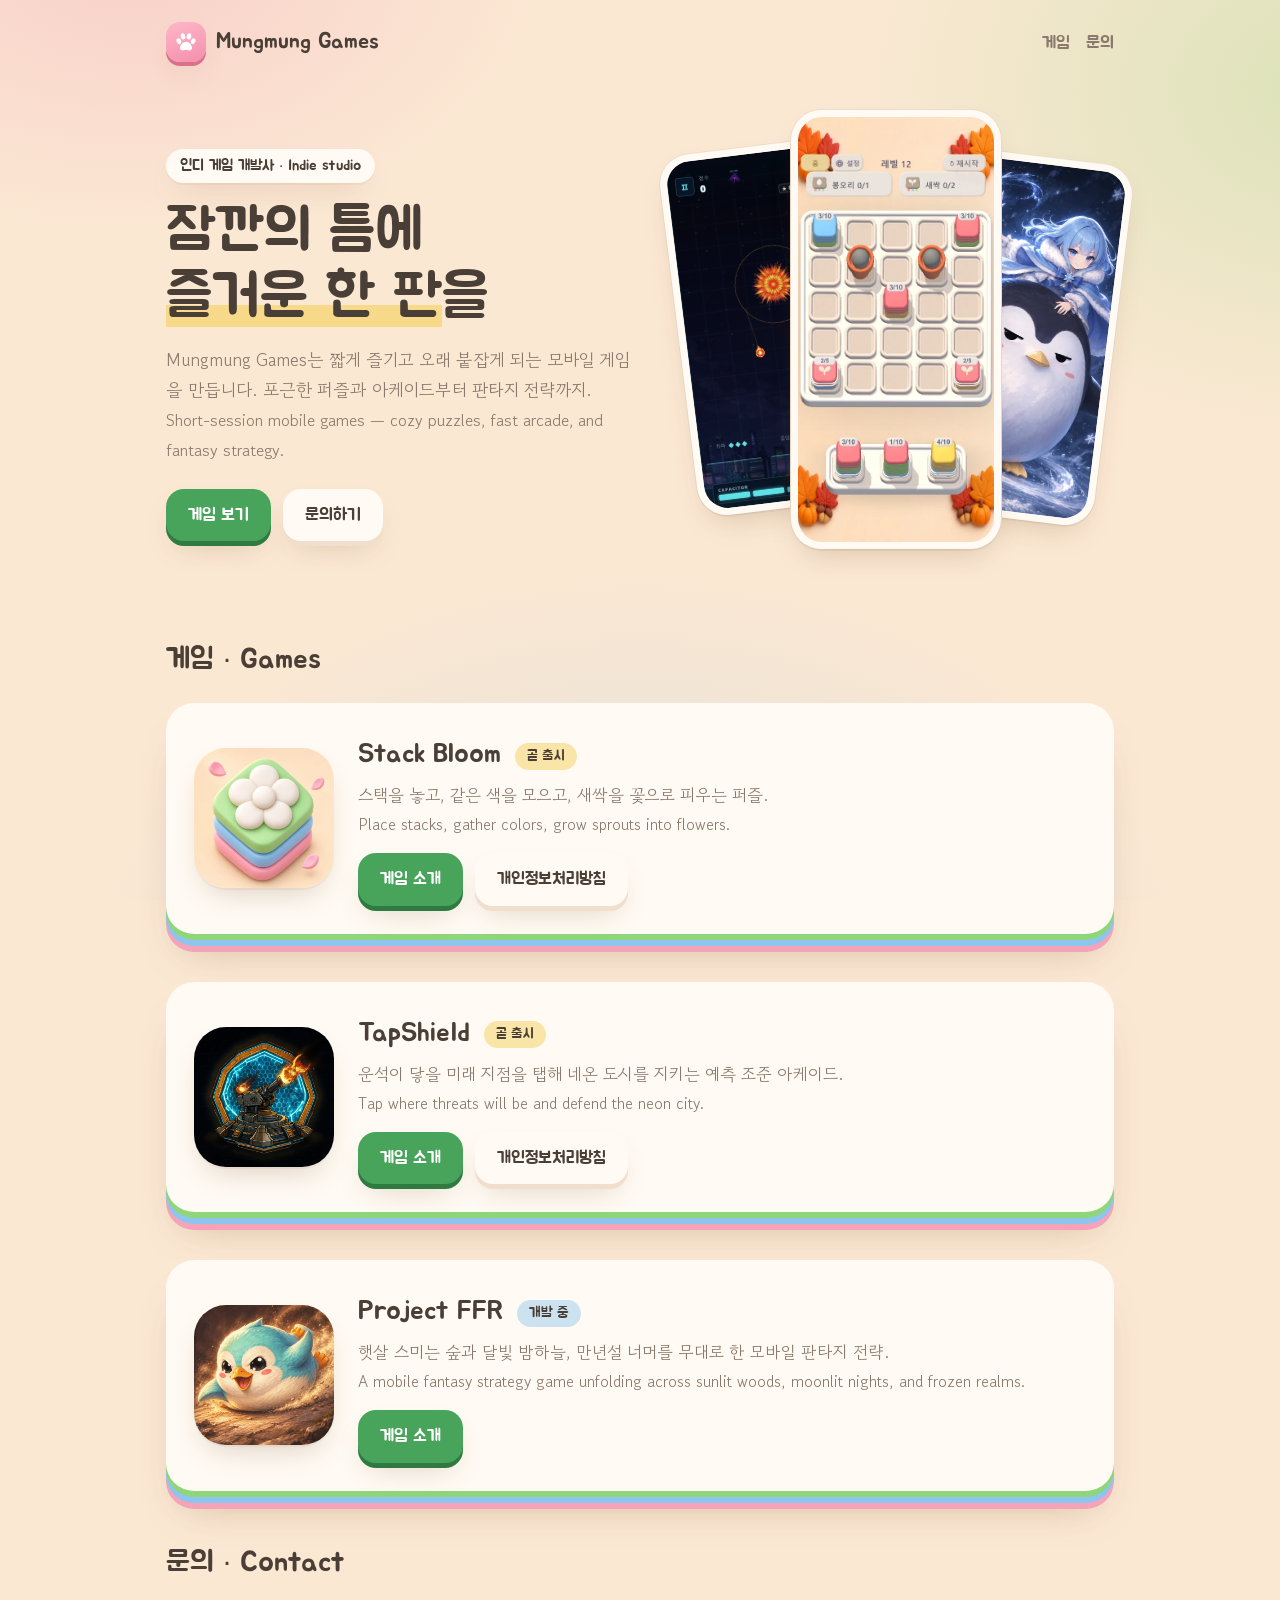
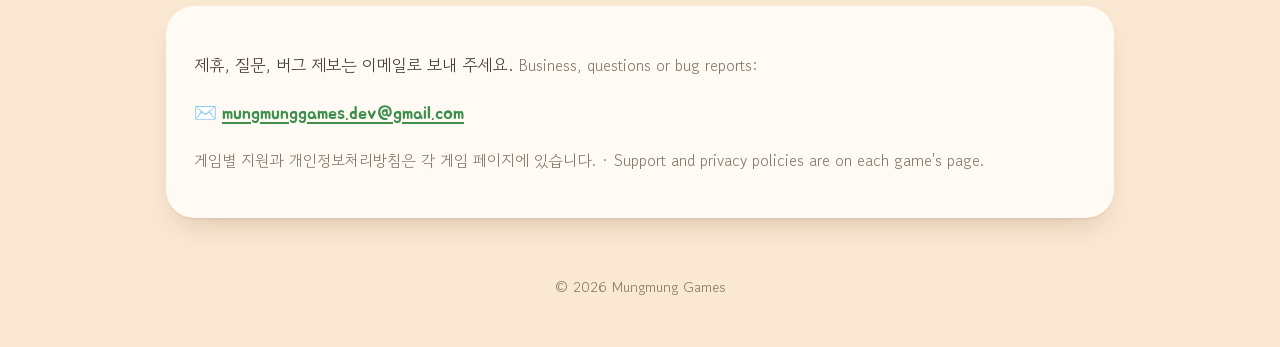
<file: index.html>
<!doctype html>
<html lang="ko">
<head>
<meta charset="utf-8">
<meta name="viewport" content="width=device-width, initial-scale=1">
<link rel="preconnect" href="https://fonts.googleapis.com">
<link rel="preconnect" href="https://fonts.gstatic.com" crossorigin>
<link rel="stylesheet" href="https://fonts.googleapis.com/css2?family=Gowun+Dodum&family=Jua&display=swap">
<title>Mungmung Games</title>
<meta name="description" content="Mungmung Games — Stack Bloom, TapShield, Project FFR를 만드는 인디 게임 개발사">
<link rel="icon" href="img/favicon.png">
<link rel="apple-touch-icon" href="img/apple-touch-icon.png">
<link rel="stylesheet" href="style.css">
</head>
<body>
<div class="wrap">
<header class="top">
  <a class="brand" href="./"><span class="mark"><svg viewBox="0 0 64 64" aria-hidden="true"><g fill="currentColor"><ellipse cx="13" cy="30" rx="6" ry="8" transform="rotate(-22 13 30)"/><ellipse cx="24" cy="17" rx="6.2" ry="8.4" transform="rotate(-8 24 17)"/><ellipse cx="40" cy="17" rx="6.2" ry="8.4" transform="rotate(8 40 17)"/><ellipse cx="51" cy="30" rx="6" ry="8" transform="rotate(22 51 30)"/><path d="M32 31c-8.5 0-16 8.6-16 16.4 0 5.6 4.4 8 8.6 6.9 2.8-.7 4.8-1.9 7.4-1.9s4.6 1.2 7.4 1.9c4.2 1.1 8.6-1.3 8.6-6.9C48 39.6 40.5 31 32 31z"/></g></svg></span>Mungmung Games</a>
  <nav><a href="#games">게임</a><a href="#contact">문의</a></nav>
</header>

<section class="hero">
  <div>
    <span class="eyebrow">인디 게임 개발사 · Indie studio</span>
    <h1>잠깐의 틈에<br><span class="hl">즐거운 한 판</span>을</h1>
    <p class="lead">Mungmung Games는 짧게 즐기고 오래 붙잡게 되는 모바일 게임을 만듭니다. 포근한 퍼즐과 아케이드부터 판타지 전략까지.<br>
    <span class="en">Short-session mobile games — cozy puzzles, fast arcade, and fantasy strategy.</span></p>
    <div class="btns">
      <a class="btn" href="#games">게임 보기</a>
      <a class="btn ghost" href="#contact">문의하기</a>
    </div>
  </div>
  <div class="phones" aria-hidden="true">
    <div class="phone p1"><img src="img/ts-shot-battle.webp" alt="" width="480" height="855"></div>
    <div class="phone p2"><img src="img/shot-board.webp" alt="" width="480" height="1040"></div>
    <div class="phone p3"><img src="img/ffr-shot-snow.webp" alt="" width="480" height="855"></div>
  </div>
</section>

<section id="games">
  <h2 class="section">게임 · Games</h2>
  <div class="card">
    <div class="game">
      <a href="stackbloom/"><img class="icon" src="img/stackbloom-icon.webp" alt="Stack Bloom 아이콘" width="512" height="512"></a>
      <div>
        <h3>Stack Bloom <span class="tag">곧 출시</span></h3>
        <p>스택을 놓고, 같은 색을 모으고, 새싹을 꽃으로 피우는 퍼즐.<br>
        <span class="en">Place stacks, gather colors, grow sprouts into flowers.</span></p>
        <div class="btns">
          <a class="btn" href="stackbloom/">게임 소개</a>
          <a class="btn ghost" href="stackbloom/privacy.html">개인정보처리방침</a>
        </div>
      </div>
    </div>
  </div>
  <div class="card">
    <div class="game">
      <a href="tapshield/"><img class="icon" src="img/tapshield-icon.webp" alt="TapShield 아이콘" width="512" height="512"></a>
      <div>
        <h3>TapShield <span class="tag">곧 출시</span></h3>
        <p>운석이 닿을 미래 지점을 탭해 네온 도시를 지키는 예측 조준 아케이드.<br>
        <span class="en">Tap where threats will be and defend the neon city.</span></p>
        <div class="btns">
          <a class="btn" href="tapshield/">게임 소개</a>
          <a class="btn ghost" href="tapshield/privacy.html">개인정보처리방침</a>
        </div>
      </div>
    </div>
  </div>
  <div class="card">
    <div class="game">
      <a href="ffr/"><img class="icon" src="img/ffr-icon.webp" alt="Project FFR 아이콘" width="512" height="512"></a>
      <div>
        <h3>Project FFR <span class="tag dev">개발 중</span></h3>
        <p>햇살 스미는 숲과 달빛 밤하늘, 만년설 너머를 무대로 한 모바일 판타지 전략.<br>
        <span class="en">A mobile fantasy strategy game unfolding across sunlit woods, moonlit nights, and frozen realms.</span></p>
        <div class="btns">
          <a class="btn" href="ffr/">게임 소개</a>
        </div>
      </div>
    </div>
  </div>
</section>

<section id="contact">
  <h2 class="section">문의 · Contact</h2>
  <div class="card flat">
    <p>제휴, 질문, 버그 제보는 이메일로 보내 주세요. <span class="en">Business, questions or bug reports:</span></p>
    <p class="mail">✉️ <a href="mailto:mungmunggames.dev@gmail.com">mungmunggames.dev@gmail.com</a></p>
    <p class="en">게임별 지원과 개인정보처리방침은 각 게임 페이지에 있습니다. · Support and privacy policies are on each game's page.</p>
  </div>
</section>

<footer>© 2026 Mungmung Games</footer>
</div>
</body>
</html>
</file>
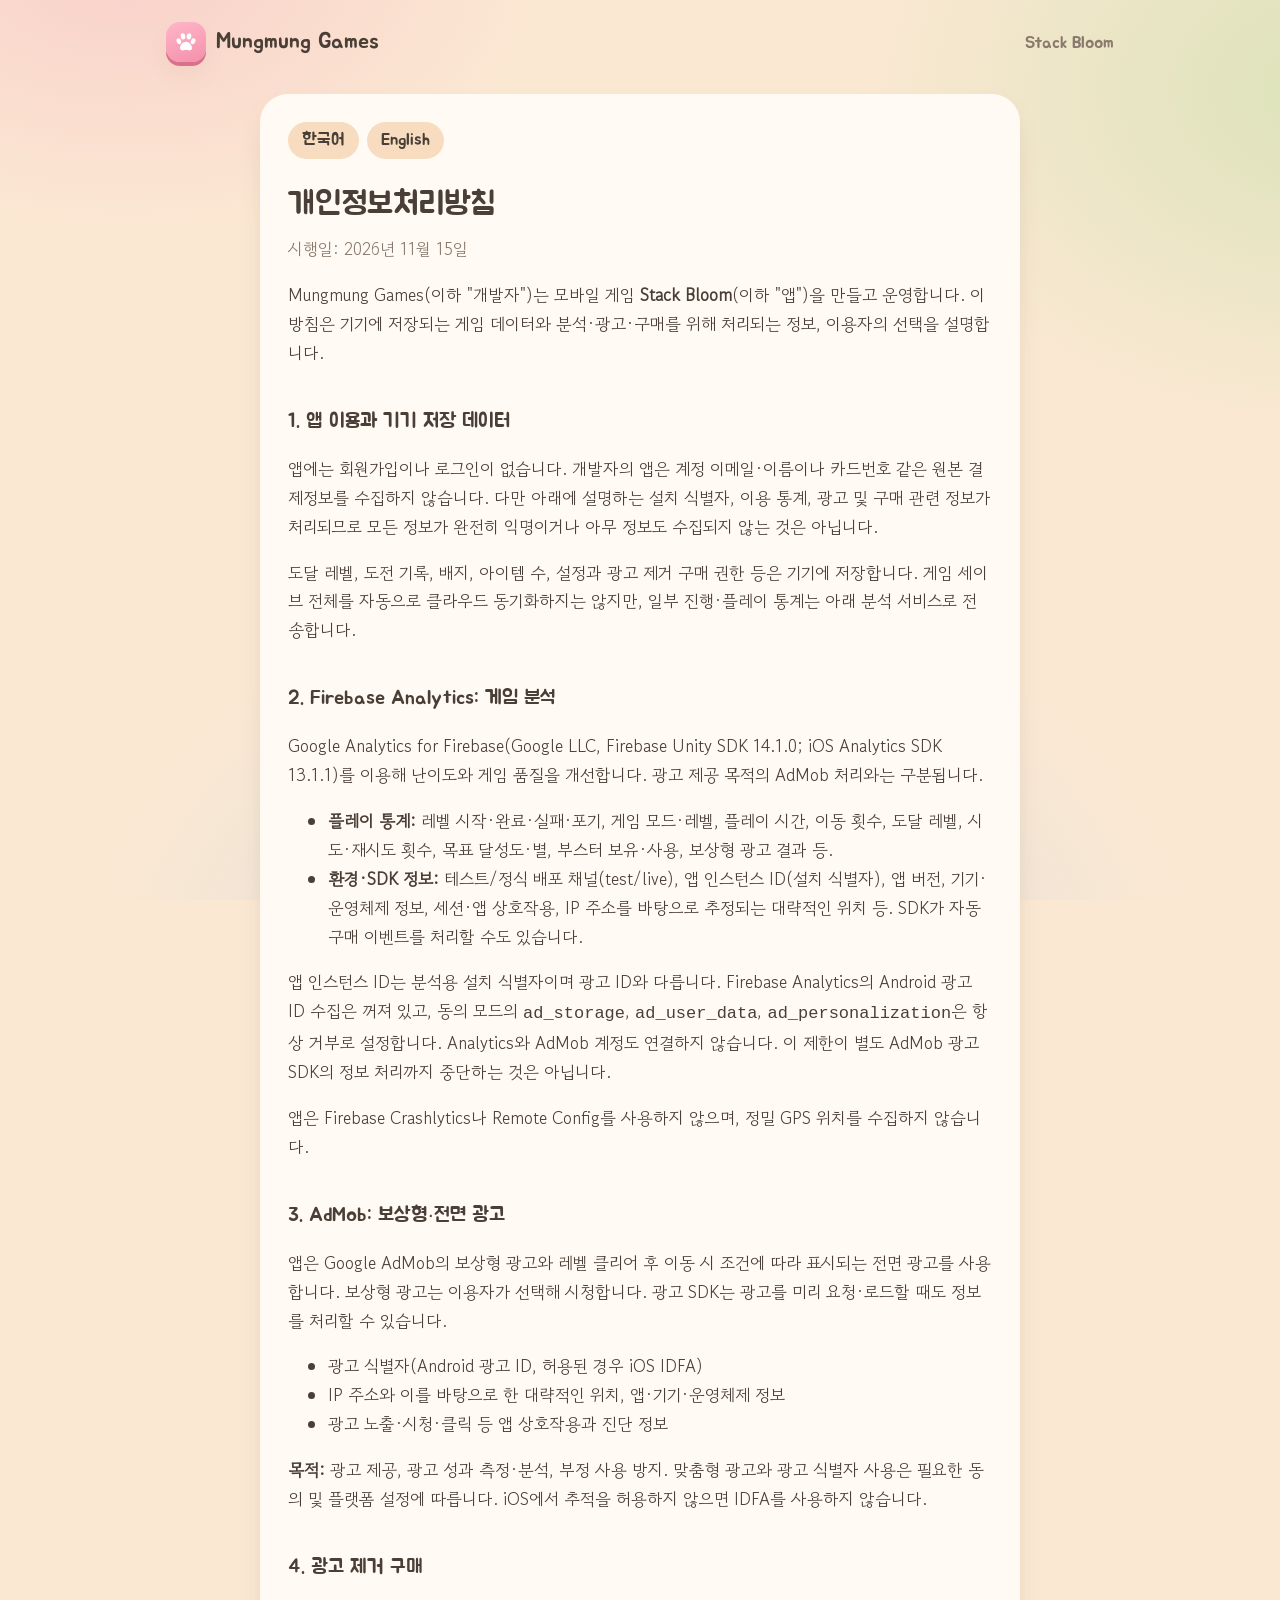
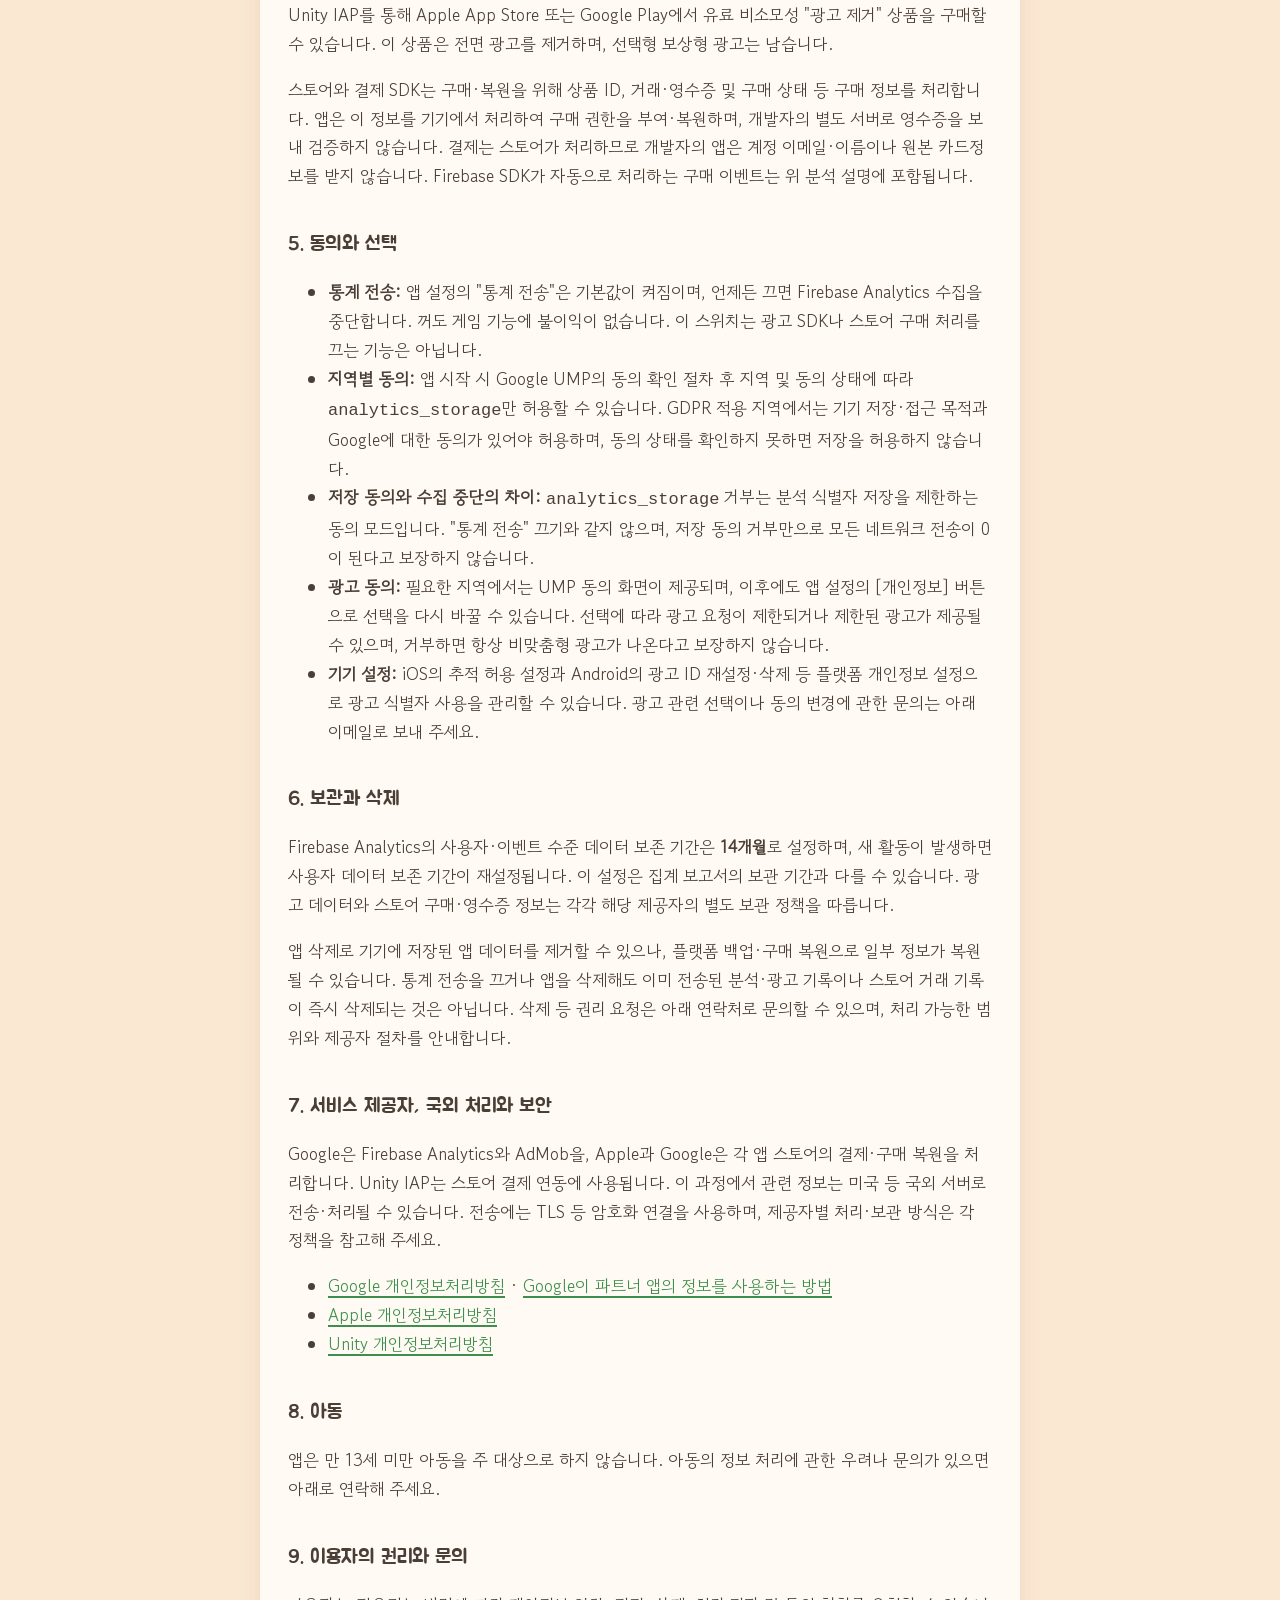
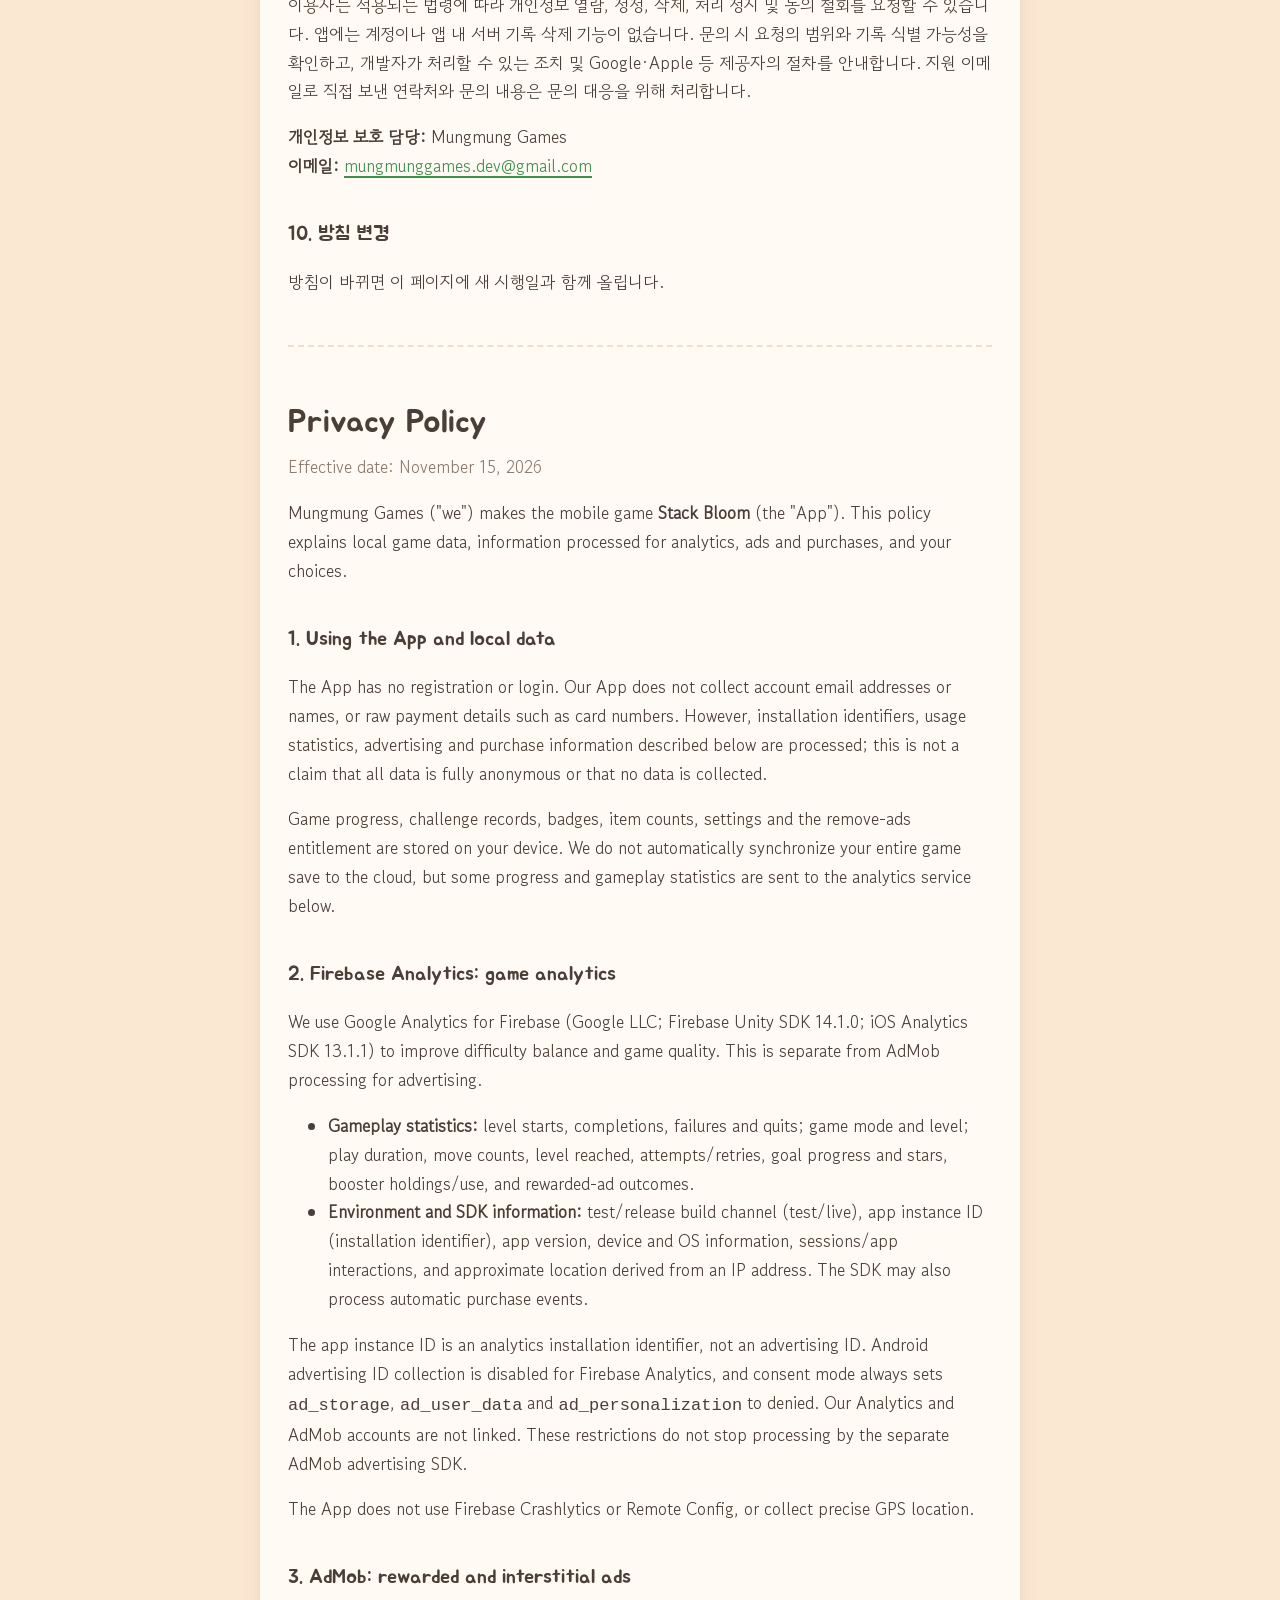
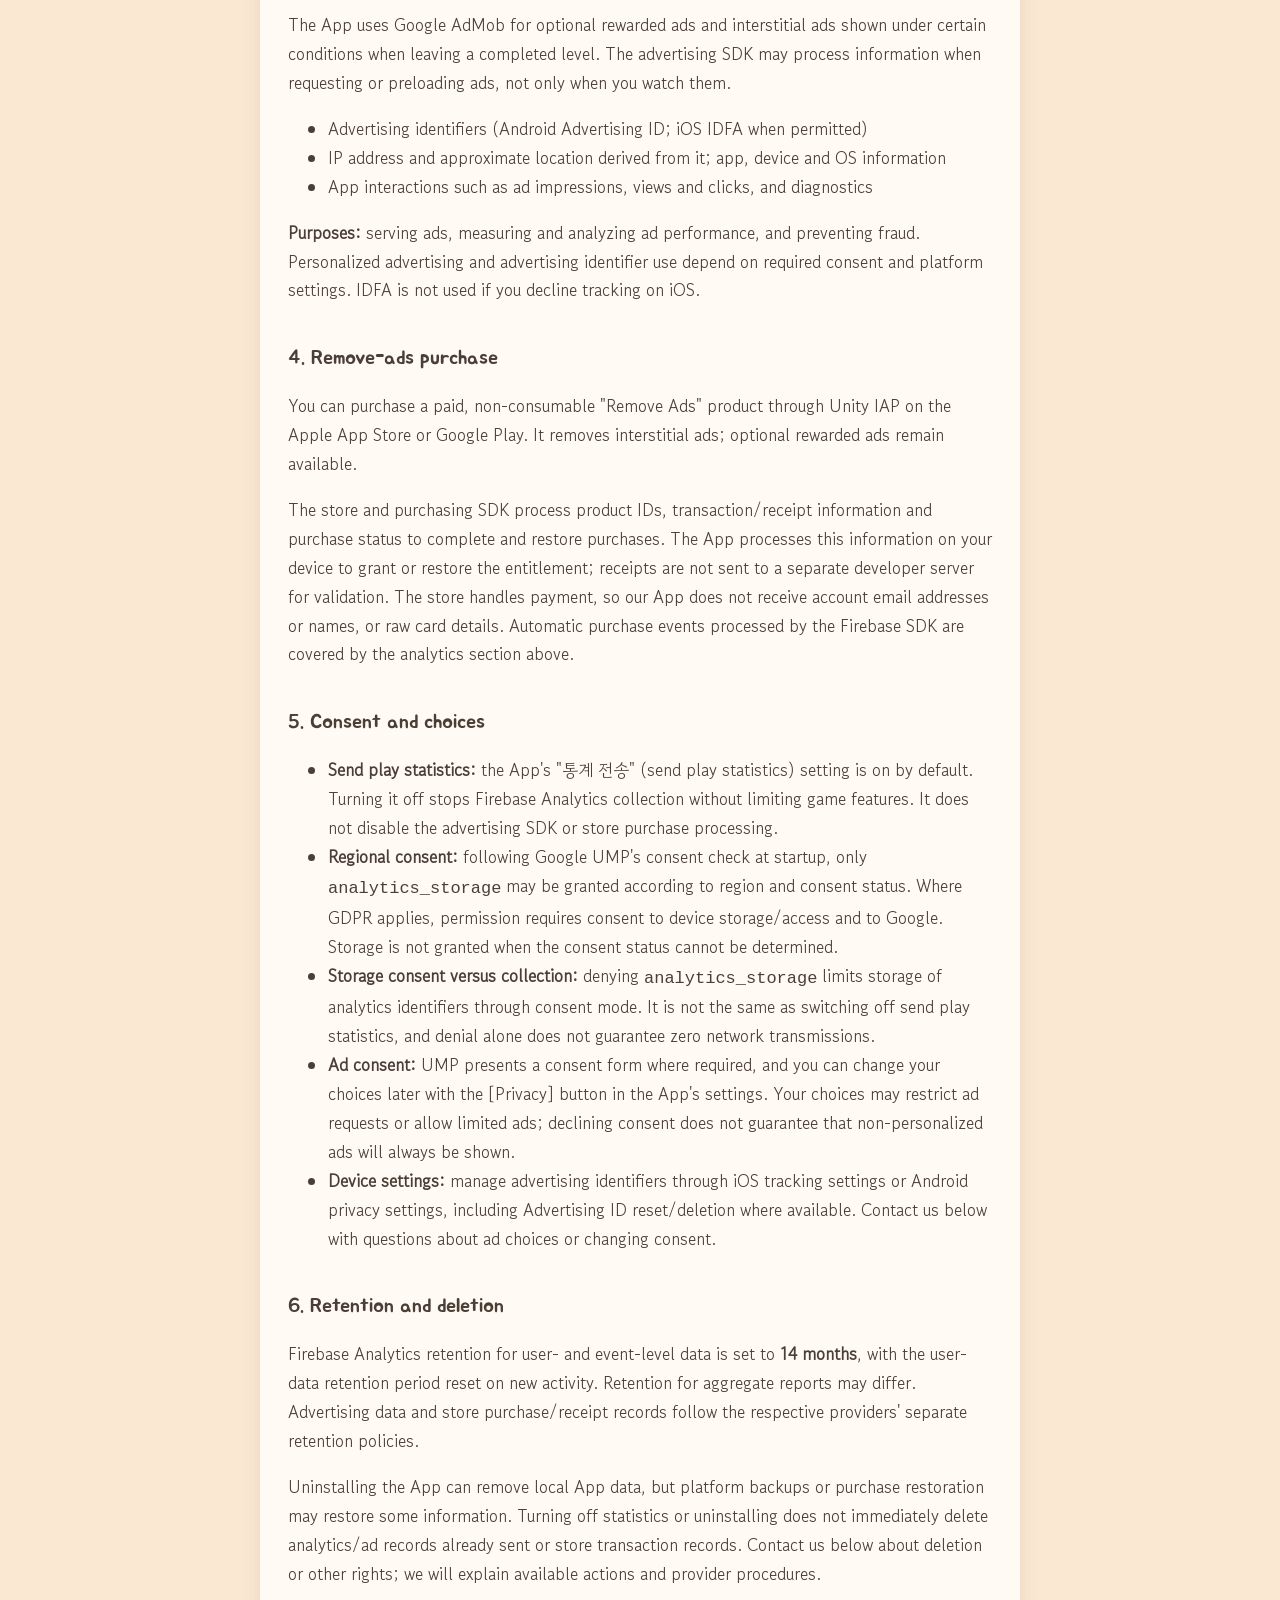
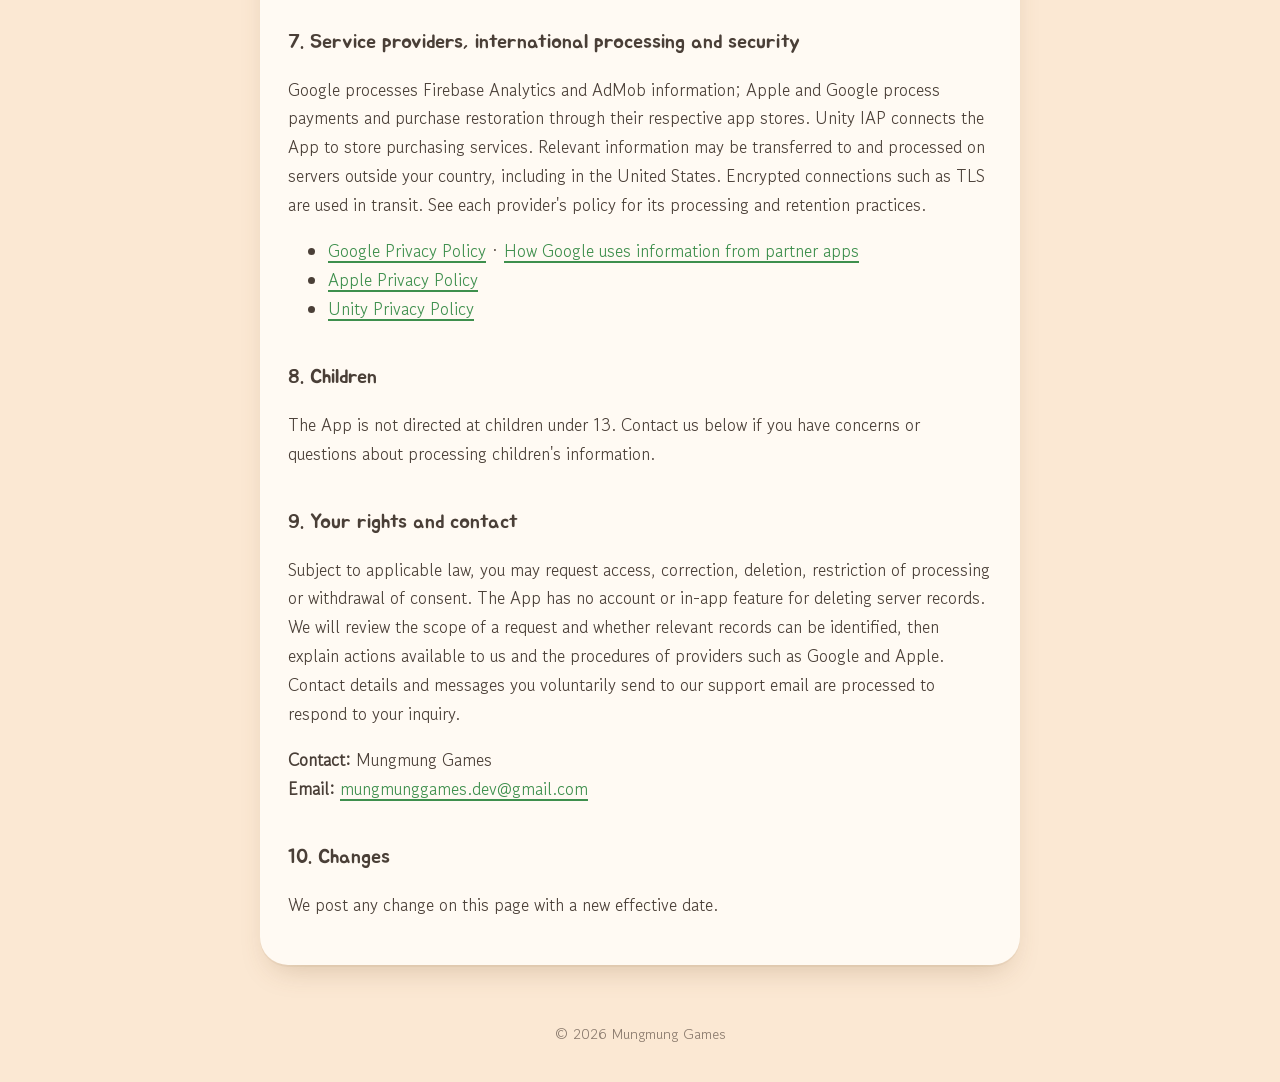
<file: stackbloom/privacy.html>
<!doctype html>
<html lang="ko">
<head>
<meta charset="utf-8">
<meta name="viewport" content="width=device-width, initial-scale=1">
<link rel="preconnect" href="https://fonts.googleapis.com">
<link rel="preconnect" href="https://fonts.gstatic.com" crossorigin>
<link rel="stylesheet" href="https://fonts.googleapis.com/css2?family=Gowun+Dodum&family=Jua&display=swap">
<title>Stack Bloom 개인정보처리방침 · Privacy Policy</title>
<link rel="icon" href="../img/favicon.png">
<link rel="stylesheet" href="../style.css">
</head>
<body>
<div class="wrap">
<header class="top">
  <a class="brand" href="../"><span class="mark"><svg viewBox="0 0 64 64" aria-hidden="true"><g fill="currentColor"><ellipse cx="13" cy="30" rx="6" ry="8" transform="rotate(-22 13 30)"/><ellipse cx="24" cy="17" rx="6.2" ry="8.4" transform="rotate(-8 24 17)"/><ellipse cx="40" cy="17" rx="6.2" ry="8.4" transform="rotate(8 40 17)"/><ellipse cx="51" cy="30" rx="6" ry="8" transform="rotate(22 51 30)"/><path d="M32 31c-8.5 0-16 8.6-16 16.4 0 5.6 4.4 8 8.6 6.9 2.8-.7 4.8-1.9 7.4-1.9s4.6 1.2 7.4 1.9c4.2 1.1 8.6-1.3 8.6-6.9C48 39.6 40.5 31 32 31z"/></g></svg></span>Mungmung Games</a>
  <nav><a href="./">Stack Bloom</a></nav>
</header>
<main class="card flat doc">
<div class="lang"><a href="#ko">한국어</a><a href="#en">English</a></div>
<section id="ko">
<h1>개인정보처리방침</h1>
<p class="meta">시행일: 2026년 11월 15일</p>
<p>Mungmung Games(이하 "개발자")는 모바일 게임 <strong>Stack Bloom</strong>(이하 "앱")을 만들고 운영합니다. 이 방침은 기기에 저장되는 게임 데이터와 분석·광고·구매를 위해 처리되는 정보, 이용자의 선택을 설명합니다.</p>

<h2>1. 앱 이용과 기기 저장 데이터</h2>
<p>앱에는 회원가입이나 로그인이 없습니다. 개발자의 앱은 계정 이메일·이름이나 카드번호 같은 원본 결제정보를 수집하지 않습니다. 다만 아래에 설명하는 설치 식별자, 이용 통계, 광고 및 구매 관련 정보가 처리되므로 모든 정보가 완전히 익명이거나 아무 정보도 수집되지 않는 것은 아닙니다.</p>
<p>도달 레벨, 도전 기록, 배지, 아이템 수, 설정과 광고 제거 구매 권한 등은 기기에 저장합니다. 게임 세이브 전체를 자동으로 클라우드 동기화하지는 않지만, 일부 진행·플레이 통계는 아래 분석 서비스로 전송합니다.</p>

<h2>2. Firebase Analytics: 게임 분석</h2>
<p>Google Analytics for Firebase(Google LLC, Firebase Unity SDK 14.1.0; iOS Analytics SDK 13.1.1)를 이용해 난이도와 게임 품질을 개선합니다. 광고 제공 목적의 AdMob 처리와는 구분됩니다.</p>
<ul>
<li><strong>플레이 통계:</strong> 레벨 시작·완료·실패·포기, 게임 모드·레벨, 플레이 시간, 이동 횟수, 도달 레벨, 시도·재시도 횟수, 목표 달성도·별, 부스터 보유·사용, 보상형 광고 결과 등.</li>
<li><strong>환경·SDK 정보:</strong> 테스트/정식 배포 채널(test/live), 앱 인스턴스 ID(설치 식별자), 앱 버전, 기기·운영체제 정보, 세션·앱 상호작용, IP 주소를 바탕으로 추정되는 대략적인 위치 등. SDK가 자동 구매 이벤트를 처리할 수도 있습니다.</li>
</ul>
<p>앱 인스턴스 ID는 분석용 설치 식별자이며 광고 ID와 다릅니다. Firebase Analytics의 Android 광고 ID 수집은 꺼져 있고, 동의 모드의 <code>ad_storage</code>, <code>ad_user_data</code>, <code>ad_personalization</code>은 항상 거부로 설정합니다. Analytics와 AdMob 계정도 연결하지 않습니다. 이 제한이 별도 AdMob 광고 SDK의 정보 처리까지 중단하는 것은 아닙니다.</p>
<p>앱은 Firebase Crashlytics나 Remote Config를 사용하지 않으며, 정밀 GPS 위치를 수집하지 않습니다.</p>

<h2>3. AdMob: 보상형·전면 광고</h2>
<p>앱은 Google AdMob의 보상형 광고와 레벨 클리어 후 이동 시 조건에 따라 표시되는 전면 광고를 사용합니다. 보상형 광고는 이용자가 선택해 시청합니다. 광고 SDK는 광고를 미리 요청·로드할 때도 정보를 처리할 수 있습니다.</p>
<ul>
<li>광고 식별자(Android 광고 ID, 허용된 경우 iOS IDFA)</li>
<li>IP 주소와 이를 바탕으로 한 대략적인 위치, 앱·기기·운영체제 정보</li>
<li>광고 노출·시청·클릭 등 앱 상호작용과 진단 정보</li>
</ul>
<p><strong>목적:</strong> 광고 제공, 광고 성과 측정·분석, 부정 사용 방지. 맞춤형 광고와 광고 식별자 사용은 필요한 동의 및 플랫폼 설정에 따릅니다. iOS에서 추적을 허용하지 않으면 IDFA를 사용하지 않습니다.</p>

<h2>4. 광고 제거 구매</h2>
<p>Unity IAP를 통해 Apple App Store 또는 Google Play에서 유료 비소모성 "광고 제거" 상품을 구매할 수 있습니다. 이 상품은 전면 광고를 제거하며, 선택형 보상형 광고는 남습니다.</p>
<p>스토어와 결제 SDK는 구매·복원을 위해 상품 ID, 거래·영수증 및 구매 상태 등 구매 정보를 처리합니다. 앱은 이 정보를 기기에서 처리하여 구매 권한을 부여·복원하며, 개발자의 별도 서버로 영수증을 보내 검증하지 않습니다. 결제는 스토어가 처리하므로 개발자의 앱은 계정 이메일·이름이나 원본 카드정보를 받지 않습니다. Firebase SDK가 자동으로 처리하는 구매 이벤트는 위 분석 설명에 포함됩니다.</p>

<h2>5. 동의와 선택</h2>
<ul>
<li><strong>통계 전송:</strong> 앱 설정의 "통계 전송"은 기본값이 켜짐이며, 언제든 끄면 Firebase Analytics 수집을 중단합니다. 꺼도 게임 기능에 불이익이 없습니다. 이 스위치는 광고 SDK나 스토어 구매 처리를 끄는 기능은 아닙니다.</li>
<li><strong>지역별 동의:</strong> 앱 시작 시 Google UMP의 동의 확인 절차 후 지역 및 동의 상태에 따라 <code>analytics_storage</code>만 허용할 수 있습니다. GDPR 적용 지역에서는 기기 저장·접근 목적과 Google에 대한 동의가 있어야 허용하며, 동의 상태를 확인하지 못하면 저장을 허용하지 않습니다.</li>
<li><strong>저장 동의와 수집 중단의 차이:</strong> <code>analytics_storage</code> 거부는 분석 식별자 저장을 제한하는 동의 모드입니다. "통계 전송" 끄기와 같지 않으며, 저장 동의 거부만으로 모든 네트워크 전송이 0이 된다고 보장하지 않습니다.</li>
<li><strong>광고 동의:</strong> 필요한 지역에서는 UMP 동의 화면이 제공되며, 이후에도 앱 설정의 [개인정보] 버튼으로 선택을 다시 바꿀 수 있습니다. 선택에 따라 광고 요청이 제한되거나 제한된 광고가 제공될 수 있으며, 거부하면 항상 비맞춤형 광고가 나온다고 보장하지 않습니다.</li>
<li><strong>기기 설정:</strong> iOS의 추적 허용 설정과 Android의 광고 ID 재설정·삭제 등 플랫폼 개인정보 설정으로 광고 식별자 사용을 관리할 수 있습니다. 광고 관련 선택이나 동의 변경에 관한 문의는 아래 이메일로 보내 주세요.</li>
</ul>

<h2>6. 보관과 삭제</h2>
<p>Firebase Analytics의 사용자·이벤트 수준 데이터 보존 기간은 <strong>14개월</strong>로 설정하며, 새 활동이 발생하면 사용자 데이터 보존 기간이 재설정됩니다. 이 설정은 집계 보고서의 보관 기간과 다를 수 있습니다. 광고 데이터와 스토어 구매·영수증 정보는 각각 해당 제공자의 별도 보관 정책을 따릅니다.</p>
<p>앱 삭제로 기기에 저장된 앱 데이터를 제거할 수 있으나, 플랫폼 백업·구매 복원으로 일부 정보가 복원될 수 있습니다. 통계 전송을 끄거나 앱을 삭제해도 이미 전송된 분석·광고 기록이나 스토어 거래 기록이 즉시 삭제되는 것은 아닙니다. 삭제 등 권리 요청은 아래 연락처로 문의할 수 있으며, 처리 가능한 범위와 제공자 절차를 안내합니다.</p>

<h2>7. 서비스 제공자, 국외 처리와 보안</h2>
<p>Google은 Firebase Analytics와 AdMob을, Apple과 Google은 각 앱 스토어의 결제·구매 복원을 처리합니다. Unity IAP는 스토어 결제 연동에 사용됩니다. 이 과정에서 관련 정보는 미국 등 국외 서버로 전송·처리될 수 있습니다. 전송에는 TLS 등 암호화 연결을 사용하며, 제공자별 처리·보관 방식은 각 정책을 참고해 주세요.</p>
<ul>
<li><a href="https://policies.google.com/privacy">Google 개인정보처리방침</a> · <a href="https://policies.google.com/technologies/partner-sites">Google이 파트너 앱의 정보를 사용하는 방법</a></li>
<li><a href="https://www.apple.com/legal/privacy/">Apple 개인정보처리방침</a></li>
<li><a href="https://unity.com/legal/privacy-policy">Unity 개인정보처리방침</a></li>
</ul>

<h2>8. 아동</h2>
<p>앱은 만 13세 미만 아동을 주 대상으로 하지 않습니다. 아동의 정보 처리에 관한 우려나 문의가 있으면 아래로 연락해 주세요.</p>

<h2>9. 이용자의 권리와 문의</h2>
<p>이용자는 적용되는 법령에 따라 개인정보 열람, 정정, 삭제, 처리 정지 및 동의 철회를 요청할 수 있습니다. 앱에는 계정이나 앱 내 서버 기록 삭제 기능이 없습니다. 문의 시 요청의 범위와 기록 식별 가능성을 확인하고, 개발자가 처리할 수 있는 조치 및 Google·Apple 등 제공자의 절차를 안내합니다. 지원 이메일로 직접 보낸 연락처와 문의 내용은 문의 대응을 위해 처리합니다.</p>
<p><strong>개인정보 보호 담당:</strong> Mungmung Games<br>
<strong>이메일:</strong> <a href="mailto:mungmunggames.dev@gmail.com">mungmunggames.dev@gmail.com</a></p>

<h2>10. 방침 변경</h2>
<p>방침이 바뀌면 이 페이지에 새 시행일과 함께 올립니다.</p>
</section>

<hr>

<section id="en" lang="en">
<h1>Privacy Policy</h1>
<p class="meta">Effective date: November 15, 2026</p>
<p>Mungmung Games ("we") makes the mobile game <strong>Stack Bloom</strong> (the "App"). This policy explains local game data, information processed for analytics, ads and purchases, and your choices.</p>

<h2>1. Using the App and local data</h2>
<p>The App has no registration or login. Our App does not collect account email addresses or names, or raw payment details such as card numbers. However, installation identifiers, usage statistics, advertising and purchase information described below are processed; this is not a claim that all data is fully anonymous or that no data is collected.</p>
<p>Game progress, challenge records, badges, item counts, settings and the remove-ads entitlement are stored on your device. We do not automatically synchronize your entire game save to the cloud, but some progress and gameplay statistics are sent to the analytics service below.</p>

<h2>2. Firebase Analytics: game analytics</h2>
<p>We use Google Analytics for Firebase (Google LLC; Firebase Unity SDK 14.1.0; iOS Analytics SDK 13.1.1) to improve difficulty balance and game quality. This is separate from AdMob processing for advertising.</p>
<ul>
<li><strong>Gameplay statistics:</strong> level starts, completions, failures and quits; game mode and level; play duration, move counts, level reached, attempts/retries, goal progress and stars, booster holdings/use, and rewarded-ad outcomes.</li>
<li><strong>Environment and SDK information:</strong> test/release build channel (test/live), app instance ID (installation identifier), app version, device and OS information, sessions/app interactions, and approximate location derived from an IP address. The SDK may also process automatic purchase events.</li>
</ul>
<p>The app instance ID is an analytics installation identifier, not an advertising ID. Android advertising ID collection is disabled for Firebase Analytics, and consent mode always sets <code>ad_storage</code>, <code>ad_user_data</code> and <code>ad_personalization</code> to denied. Our Analytics and AdMob accounts are not linked. These restrictions do not stop processing by the separate AdMob advertising SDK.</p>
<p>The App does not use Firebase Crashlytics or Remote Config, or collect precise GPS location.</p>

<h2>3. AdMob: rewarded and interstitial ads</h2>
<p>The App uses Google AdMob for optional rewarded ads and interstitial ads shown under certain conditions when leaving a completed level. The advertising SDK may process information when requesting or preloading ads, not only when you watch them.</p>
<ul>
<li>Advertising identifiers (Android Advertising ID; iOS IDFA when permitted)</li>
<li>IP address and approximate location derived from it; app, device and OS information</li>
<li>App interactions such as ad impressions, views and clicks, and diagnostics</li>
</ul>
<p><strong>Purposes:</strong> serving ads, measuring and analyzing ad performance, and preventing fraud. Personalized advertising and advertising identifier use depend on required consent and platform settings. IDFA is not used if you decline tracking on iOS.</p>

<h2>4. Remove-ads purchase</h2>
<p>You can purchase a paid, non-consumable "Remove Ads" product through Unity IAP on the Apple App Store or Google Play. It removes interstitial ads; optional rewarded ads remain available.</p>
<p>The store and purchasing SDK process product IDs, transaction/receipt information and purchase status to complete and restore purchases. The App processes this information on your device to grant or restore the entitlement; receipts are not sent to a separate developer server for validation. The store handles payment, so our App does not receive account email addresses or names, or raw card details. Automatic purchase events processed by the Firebase SDK are covered by the analytics section above.</p>

<h2>5. Consent and choices</h2>
<ul>
<li><strong>Send play statistics:</strong> the App's "통계 전송" (send play statistics) setting is on by default. Turning it off stops Firebase Analytics collection without limiting game features. It does not disable the advertising SDK or store purchase processing.</li>
<li><strong>Regional consent:</strong> following Google UMP's consent check at startup, only <code>analytics_storage</code> may be granted according to region and consent status. Where GDPR applies, permission requires consent to device storage/access and to Google. Storage is not granted when the consent status cannot be determined.</li>
<li><strong>Storage consent versus collection:</strong> denying <code>analytics_storage</code> limits storage of analytics identifiers through consent mode. It is not the same as switching off send play statistics, and denial alone does not guarantee zero network transmissions.</li>
<li><strong>Ad consent:</strong> UMP presents a consent form where required, and you can change your choices later with the [Privacy] button in the App's settings. Your choices may restrict ad requests or allow limited ads; declining consent does not guarantee that non-personalized ads will always be shown.</li>
<li><strong>Device settings:</strong> manage advertising identifiers through iOS tracking settings or Android privacy settings, including Advertising ID reset/deletion where available. Contact us below with questions about ad choices or changing consent.</li>
</ul>

<h2>6. Retention and deletion</h2>
<p>Firebase Analytics retention for user- and event-level data is set to <strong>14 months</strong>, with the user-data retention period reset on new activity. Retention for aggregate reports may differ. Advertising data and store purchase/receipt records follow the respective providers' separate retention policies.</p>
<p>Uninstalling the App can remove local App data, but platform backups or purchase restoration may restore some information. Turning off statistics or uninstalling does not immediately delete analytics/ad records already sent or store transaction records. Contact us below about deletion or other rights; we will explain available actions and provider procedures.</p>

<h2>7. Service providers, international processing and security</h2>
<p>Google processes Firebase Analytics and AdMob information; Apple and Google process payments and purchase restoration through their respective app stores. Unity IAP connects the App to store purchasing services. Relevant information may be transferred to and processed on servers outside your country, including in the United States. Encrypted connections such as TLS are used in transit. See each provider's policy for its processing and retention practices.</p>
<ul>
<li><a href="https://policies.google.com/privacy">Google Privacy Policy</a> · <a href="https://policies.google.com/technologies/partner-sites">How Google uses information from partner apps</a></li>
<li><a href="https://www.apple.com/legal/privacy/">Apple Privacy Policy</a></li>
<li><a href="https://unity.com/legal/privacy-policy">Unity Privacy Policy</a></li>
</ul>

<h2>8. Children</h2>
<p>The App is not directed at children under 13. Contact us below if you have concerns or questions about processing children's information.</p>

<h2>9. Your rights and contact</h2>
<p>Subject to applicable law, you may request access, correction, deletion, restriction of processing or withdrawal of consent. The App has no account or in-app feature for deleting server records. We will review the scope of a request and whether relevant records can be identified, then explain actions available to us and the procedures of providers such as Google and Apple. Contact details and messages you voluntarily send to our support email are processed to respond to your inquiry.</p>
<p><strong>Contact:</strong> Mungmung Games<br>
<strong>Email:</strong> <a href="mailto:mungmunggames.dev@gmail.com">mungmunggames.dev@gmail.com</a></p>

<h2>10. Changes</h2>
<p>We post any change on this page with a new effective date.</p>
</section>
</main>
<footer>© 2026 Mungmung Games</footer>
</div>
</body>
</html>
</file>
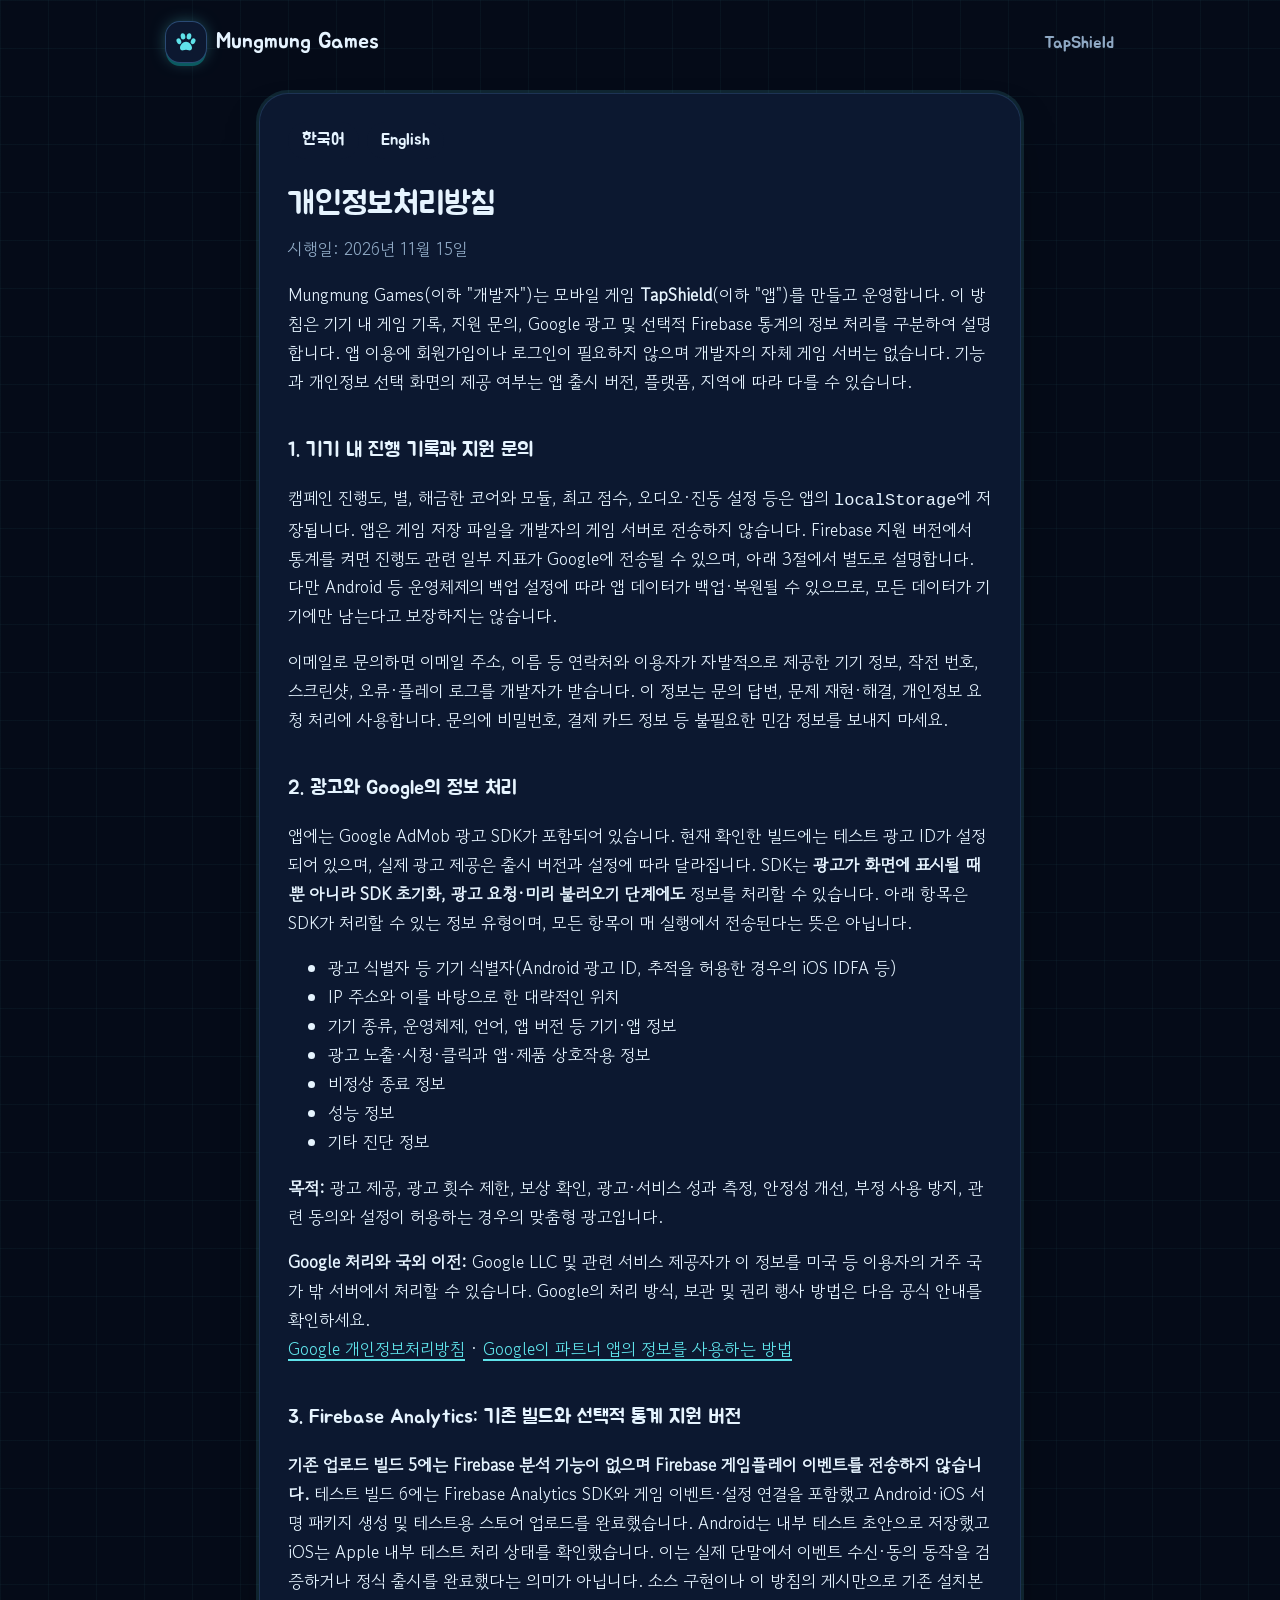
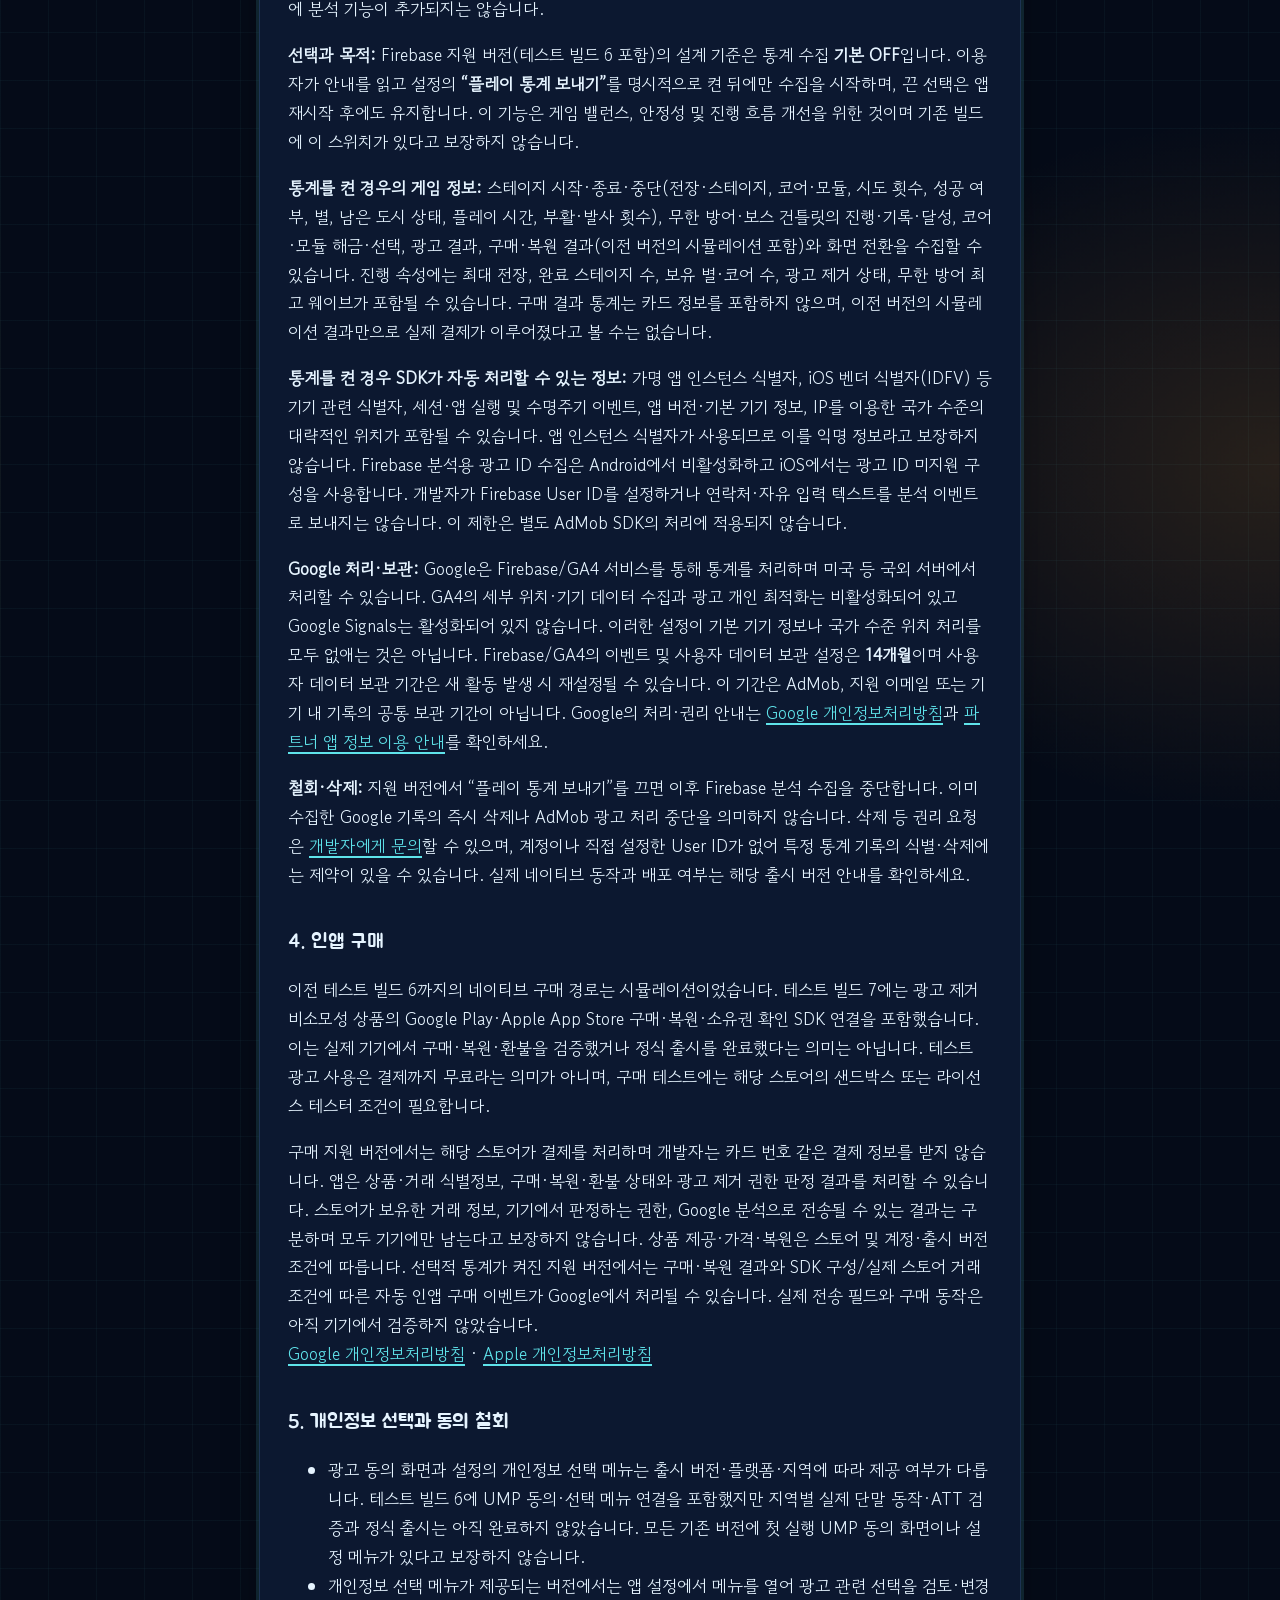
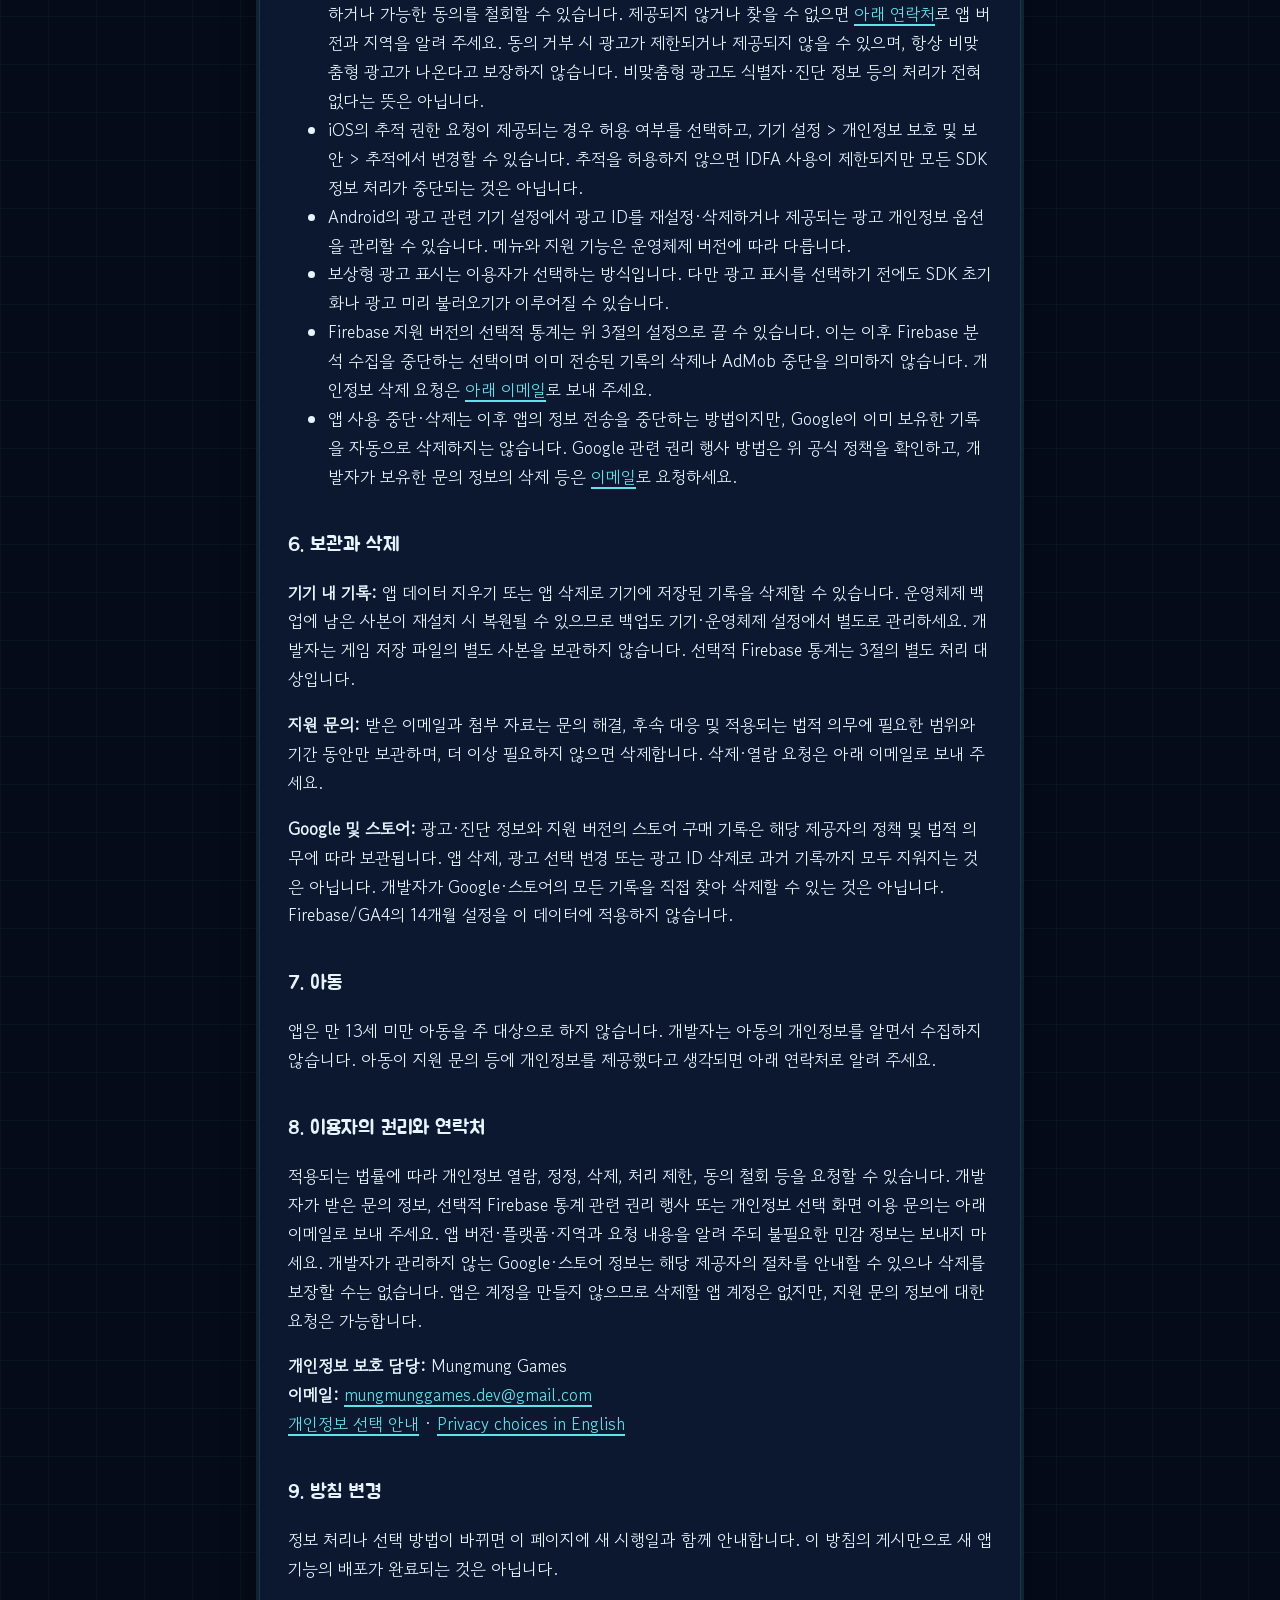
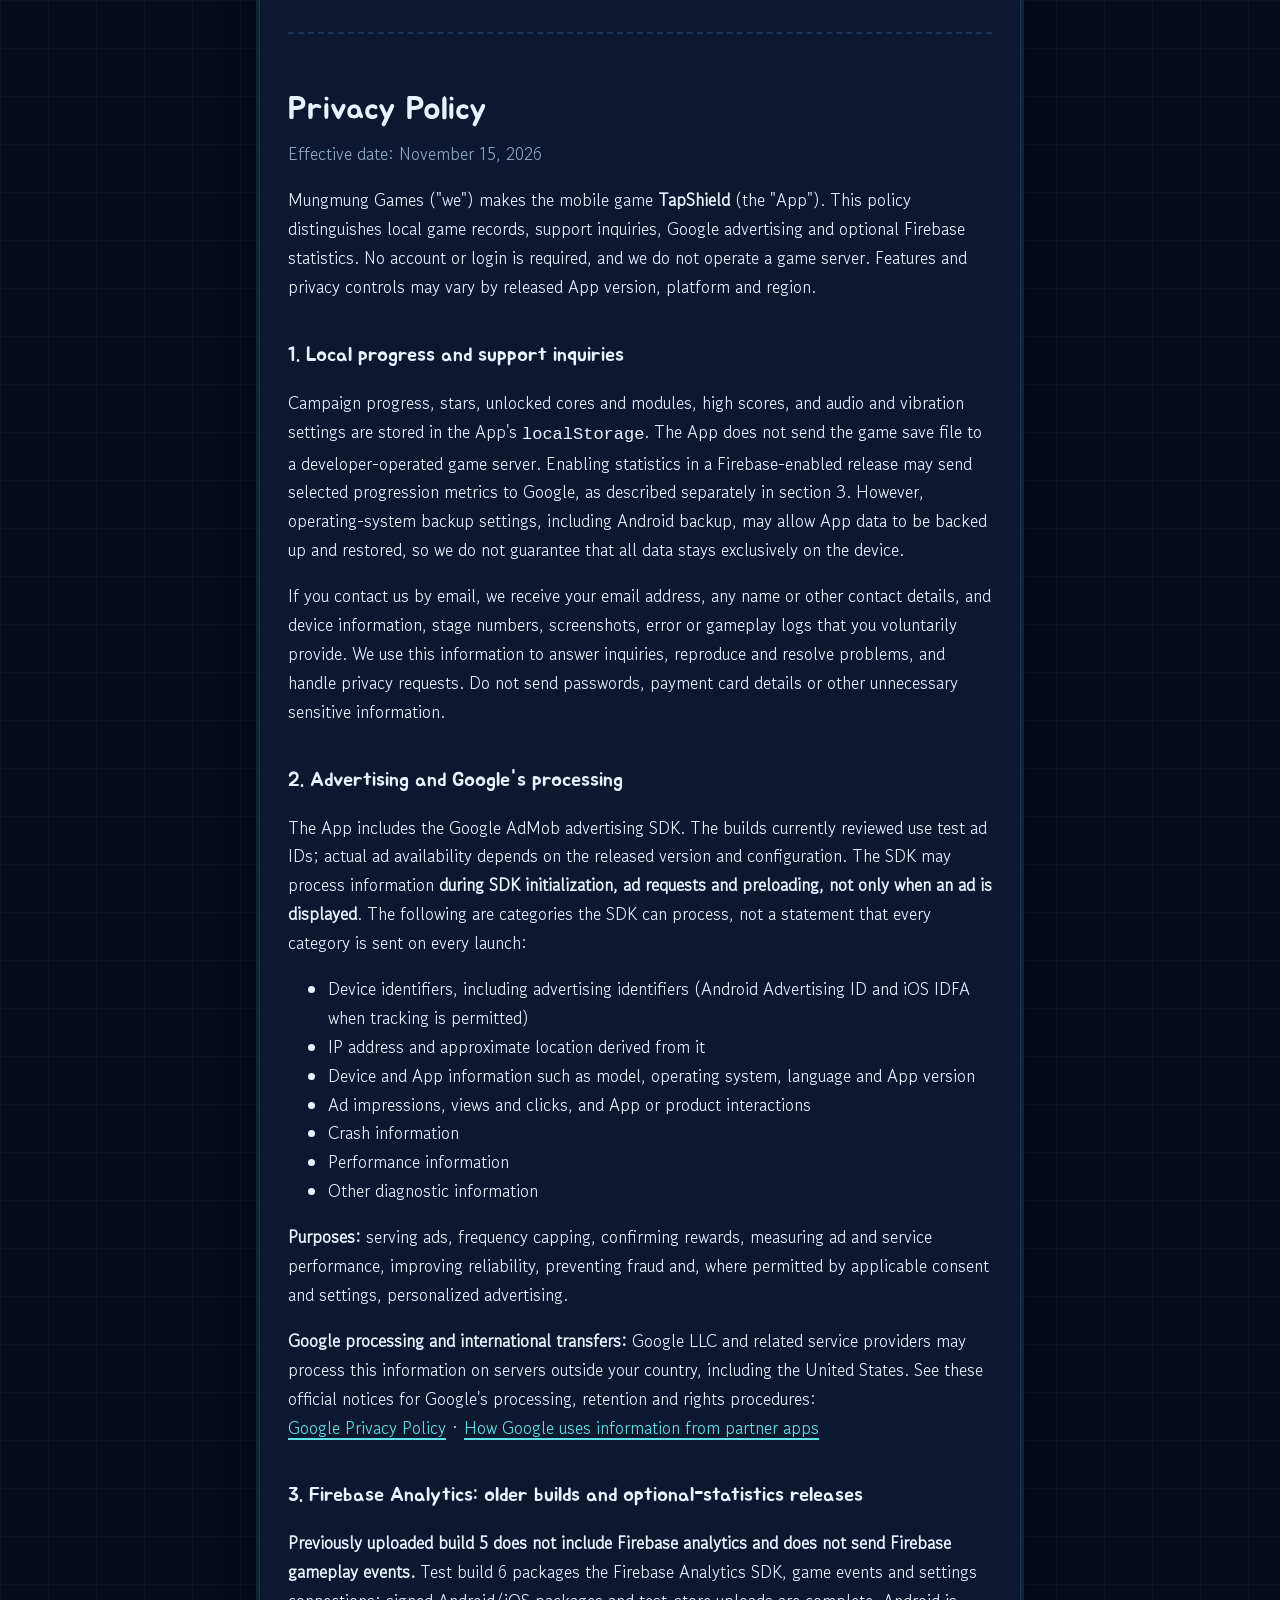
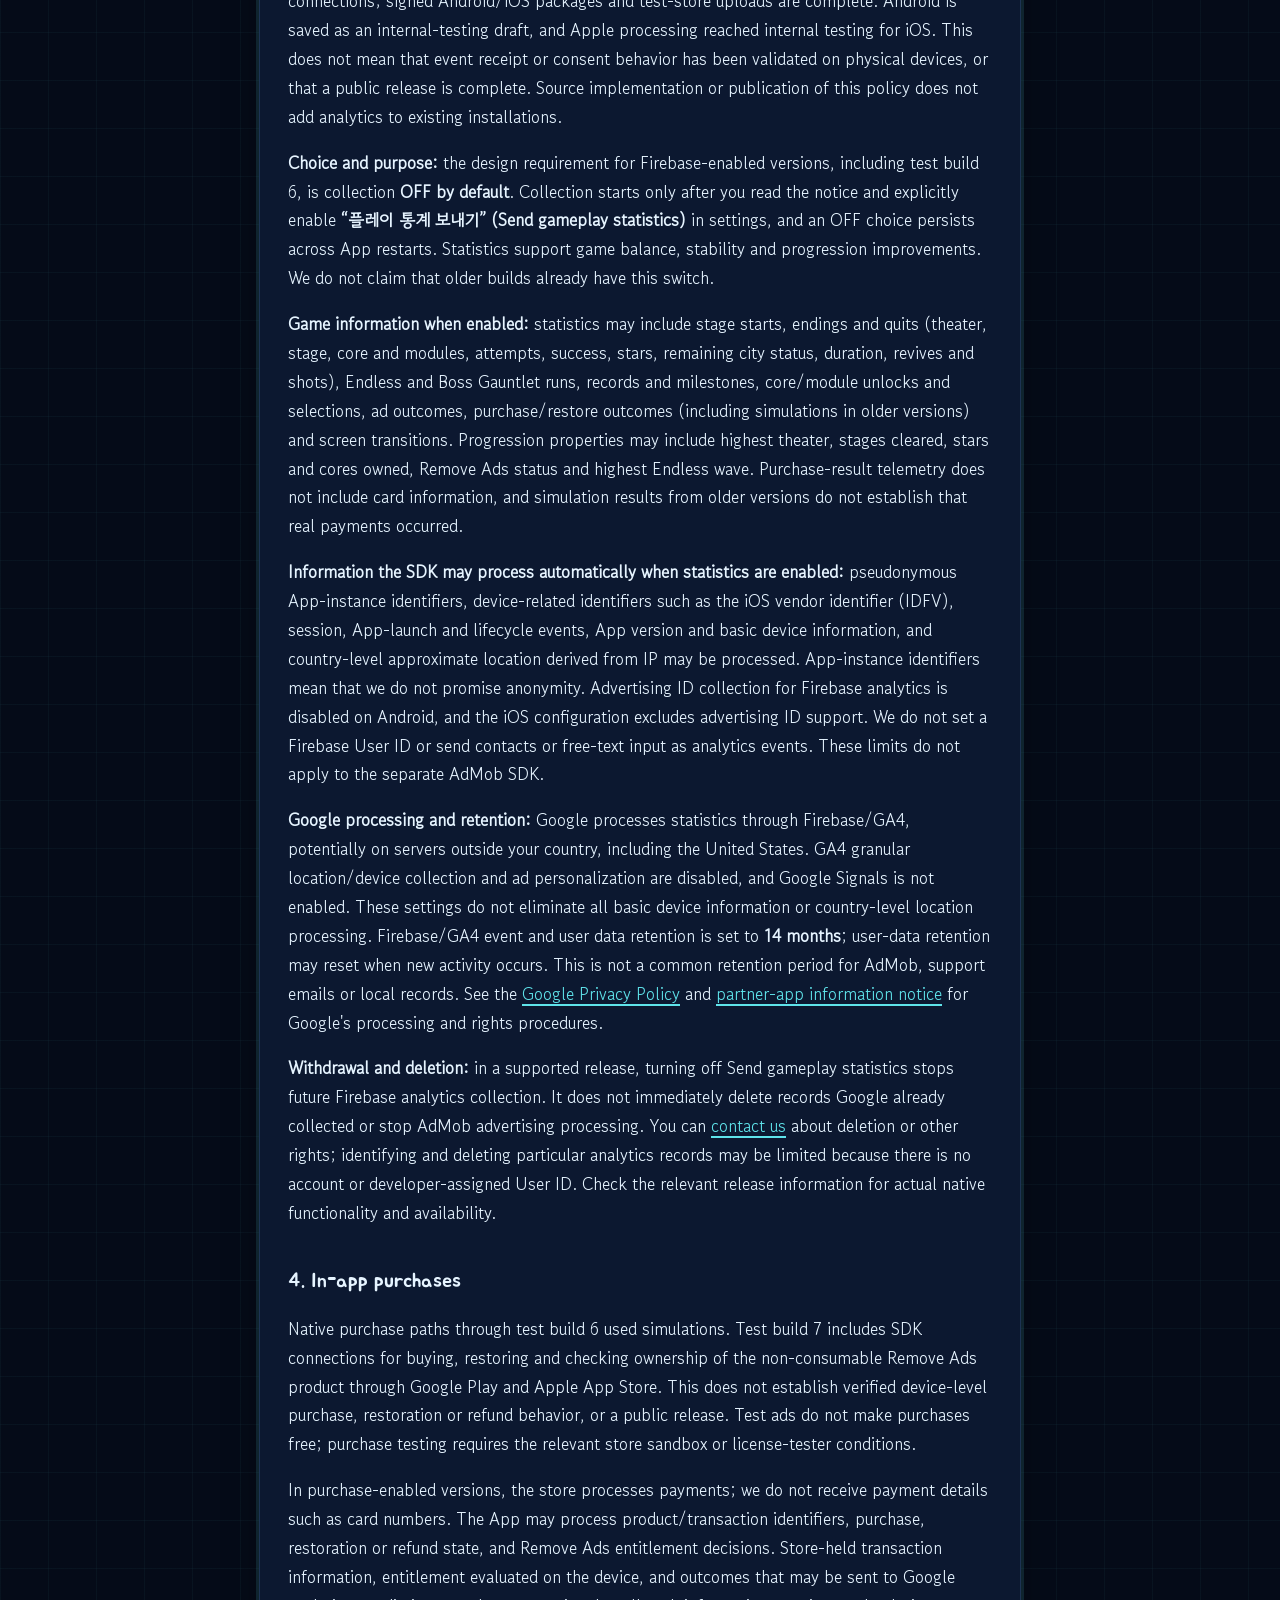
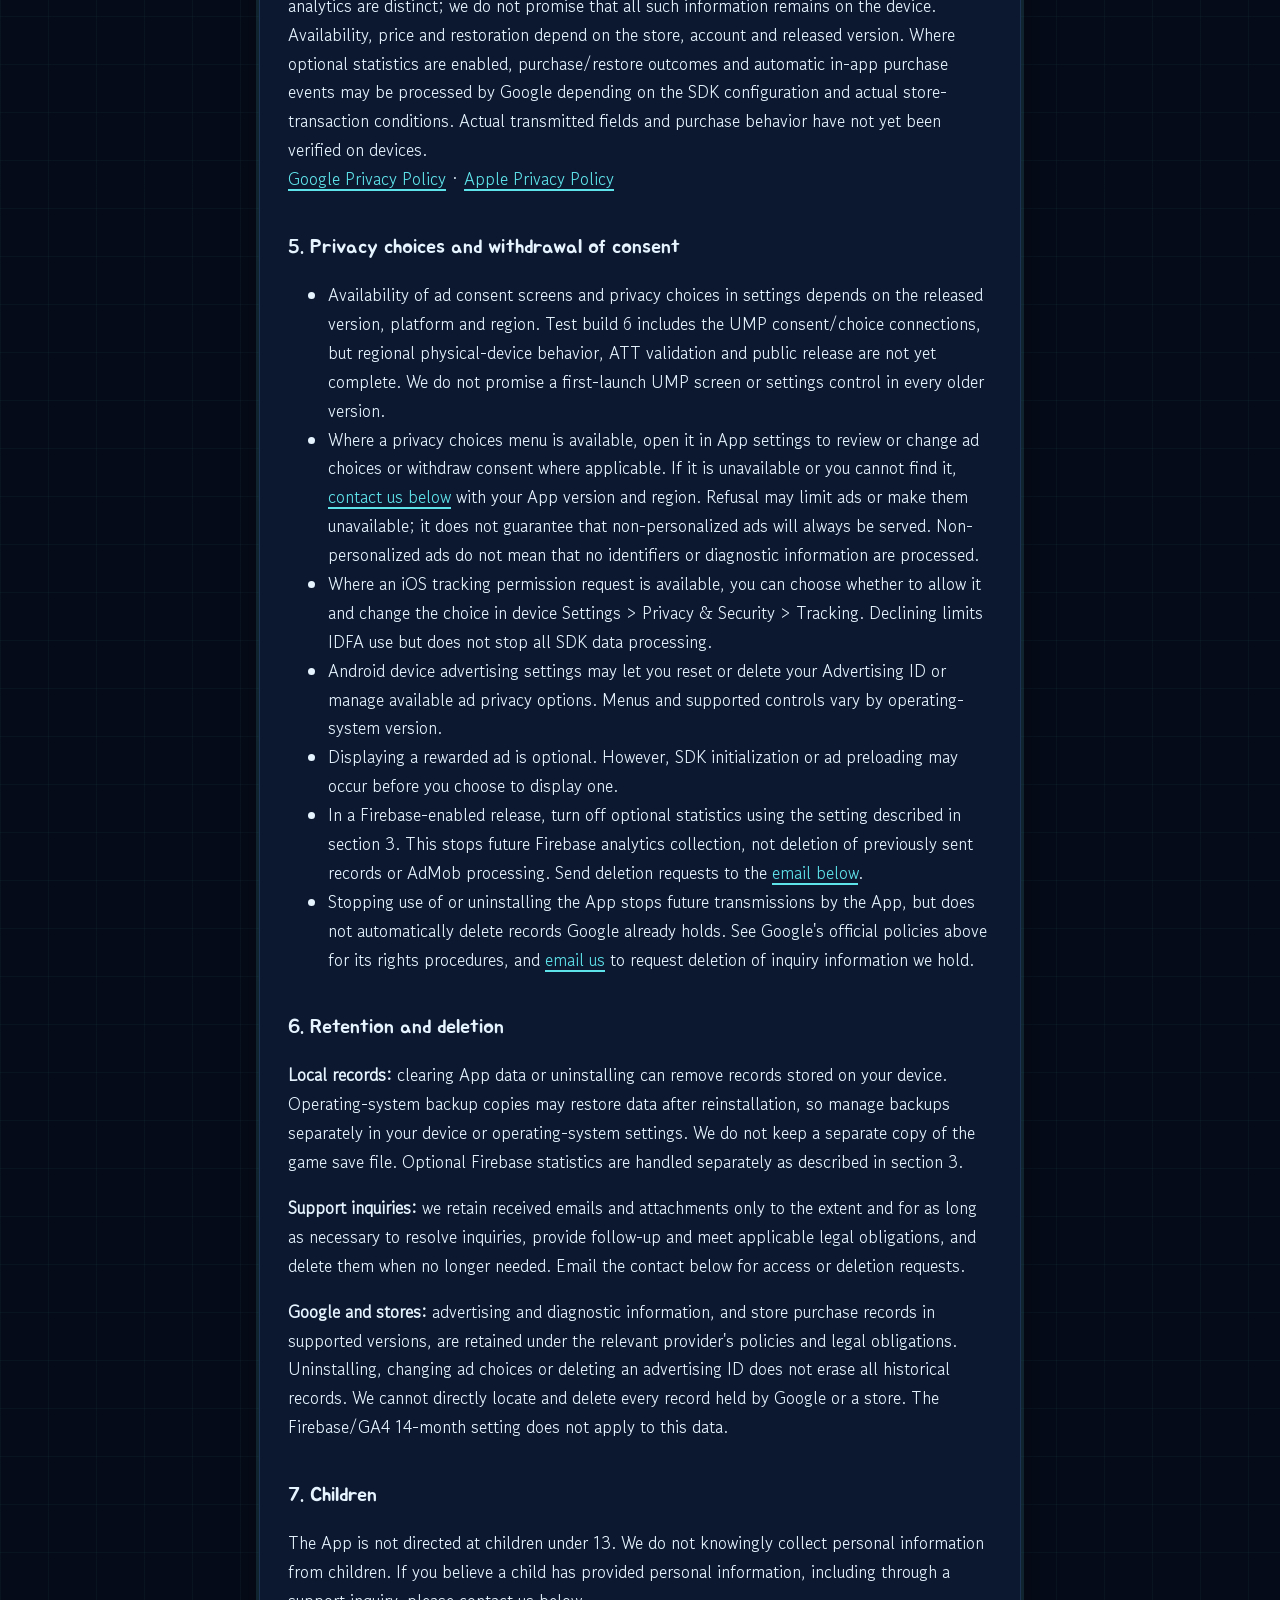
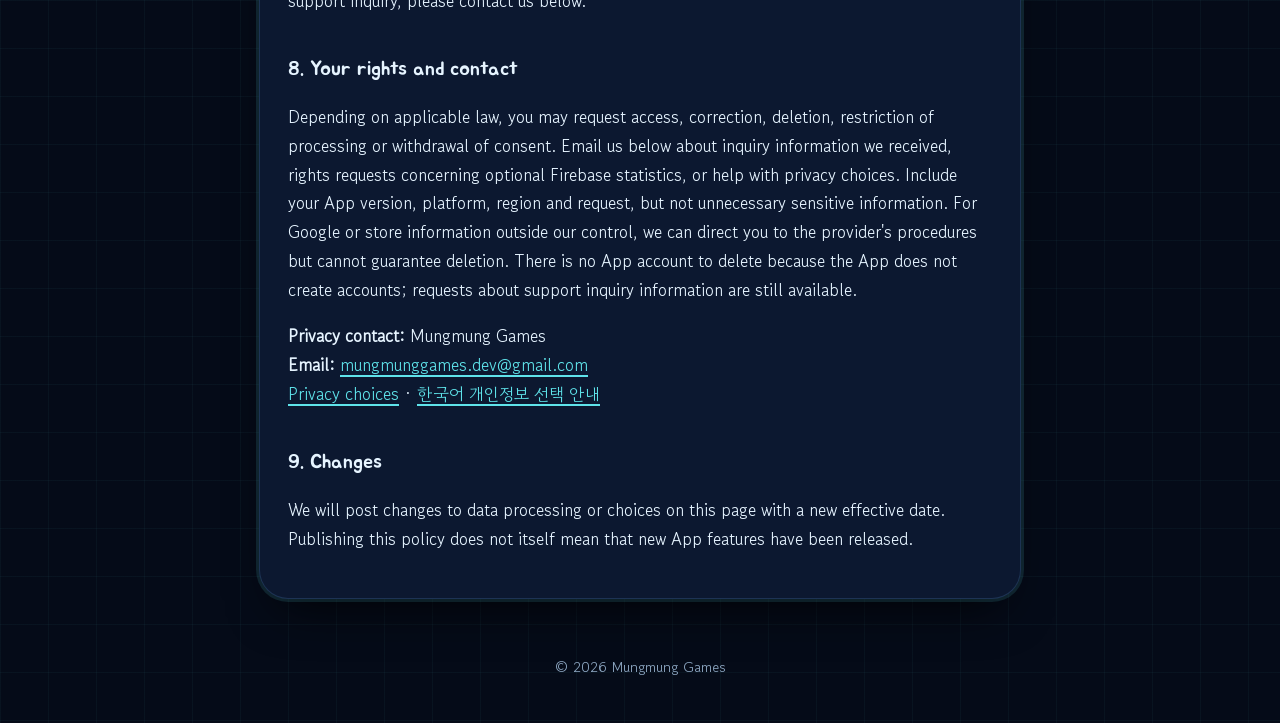
<file: tapshield/privacy.html>
<!doctype html>
<html lang="ko">
<head>
<meta charset="utf-8">
<meta name="viewport" content="width=device-width, initial-scale=1">
<link rel="preconnect" href="https://fonts.googleapis.com">
<link rel="preconnect" href="https://fonts.gstatic.com" crossorigin>
<link rel="stylesheet" href="https://fonts.googleapis.com/css2?family=Gowun+Dodum&family=Jua&display=swap">
<title>TapShield 개인정보처리방침 · Privacy Policy</title>
<link rel="icon" href="../img/favicon.png">
<link rel="stylesheet" href="../style.css">
</head>
<body class="neon">
<div class="wrap">
<header class="top">
  <a class="brand" href="../"><span class="mark"><svg viewBox="0 0 64 64" aria-hidden="true"><g fill="currentColor"><ellipse cx="13" cy="30" rx="6" ry="8" transform="rotate(-22 13 30)"/><ellipse cx="24" cy="17" rx="6.2" ry="8.4" transform="rotate(-8 24 17)"/><ellipse cx="40" cy="17" rx="6.2" ry="8.4" transform="rotate(8 40 17)"/><ellipse cx="51" cy="30" rx="6" ry="8" transform="rotate(22 51 30)"/><path d="M32 31c-8.5 0-16 8.6-16 16.4 0 5.6 4.4 8 8.6 6.9 2.8-.7 4.8-1.9 7.4-1.9s4.6 1.2 7.4 1.9c4.2 1.1 8.6-1.3 8.6-6.9C48 39.6 40.5 31 32 31z"/></g></svg></span>Mungmung Games</a>
  <nav><a href="./">TapShield</a></nav>
</header>
<main class="card flat doc">
<div class="lang"><a href="#ko">한국어</a><a href="#en">English</a></div>

<section id="ko">
<h1>개인정보처리방침</h1>
<p class="meta">시행일: 2026년 11월 15일</p>
<p>Mungmung Games(이하 "개발자")는 모바일 게임 <strong>TapShield</strong>(이하 "앱")를 만들고 운영합니다. 이 방침은 기기 내 게임 기록, 지원 문의, Google 광고 및 선택적 Firebase 통계의 정보 처리를 구분하여 설명합니다. 앱 이용에 회원가입이나 로그인이 필요하지 않으며 개발자의 자체 게임 서버는 없습니다. 기능과 개인정보 선택 화면의 제공 여부는 앱 출시 버전, 플랫폼, 지역에 따라 다를 수 있습니다.</p>

<h2>1. 기기 내 진행 기록과 지원 문의</h2>
<p>캠페인 진행도, 별, 해금한 코어와 모듈, 최고 점수, 오디오·진동 설정 등은 앱의 <code>localStorage</code>에 저장됩니다. 앱은 게임 저장 파일을 개발자의 게임 서버로 전송하지 않습니다. Firebase 지원 버전에서 통계를 켜면 진행도 관련 일부 지표가 Google에 전송될 수 있으며, 아래 3절에서 별도로 설명합니다. 다만 Android 등 운영체제의 백업 설정에 따라 앱 데이터가 백업·복원될 수 있으므로, 모든 데이터가 기기에만 남는다고 보장하지는 않습니다.</p>
<p>이메일로 문의하면 이메일 주소, 이름 등 연락처와 이용자가 자발적으로 제공한 기기 정보, 작전 번호, 스크린샷, 오류·플레이 로그를 개발자가 받습니다. 이 정보는 문의 답변, 문제 재현·해결, 개인정보 요청 처리에 사용합니다. 문의에 비밀번호, 결제 카드 정보 등 불필요한 민감 정보를 보내지 마세요.</p>

<h2>2. 광고와 Google의 정보 처리</h2>
<p>앱에는 Google AdMob 광고 SDK가 포함되어 있습니다. 현재 확인한 빌드에는 테스트 광고 ID가 설정되어 있으며, 실제 광고 제공은 출시 버전과 설정에 따라 달라집니다. SDK는 <strong>광고가 화면에 표시될 때뿐 아니라 SDK 초기화, 광고 요청·미리 불러오기 단계에도</strong> 정보를 처리할 수 있습니다. 아래 항목은 SDK가 처리할 수 있는 정보 유형이며, 모든 항목이 매 실행에서 전송된다는 뜻은 아닙니다.</p>
<ul>
<li>광고 식별자 등 기기 식별자(Android 광고 ID, 추적을 허용한 경우의 iOS IDFA 등)</li>
<li>IP 주소와 이를 바탕으로 한 대략적인 위치</li>
<li>기기 종류, 운영체제, 언어, 앱 버전 등 기기·앱 정보</li>
<li>광고 노출·시청·클릭과 앱·제품 상호작용 정보</li>
<li>비정상 종료 정보</li>
<li>성능 정보</li>
<li>기타 진단 정보</li>
</ul>
<p><strong>목적:</strong> 광고 제공, 광고 횟수 제한, 보상 확인, 광고·서비스 성과 측정, 안정성 개선, 부정 사용 방지, 관련 동의와 설정이 허용하는 경우의 맞춤형 광고입니다.</p>
<p><strong>Google 처리와 국외 이전:</strong> Google LLC 및 관련 서비스 제공자가 이 정보를 미국 등 이용자의 거주 국가 밖 서버에서 처리할 수 있습니다. Google의 처리 방식, 보관 및 권리 행사 방법은 다음 공식 안내를 확인하세요.<br>
<a href="https://policies.google.com/privacy">Google 개인정보처리방침</a> · <a href="https://policies.google.com/technologies/partner-sites">Google이 파트너 앱의 정보를 사용하는 방법</a></p>

<h2 id="analytics">3. Firebase Analytics: 기존 빌드와 선택적 통계 지원 버전</h2>
<p><strong>기존 업로드 빌드 5에는 Firebase 분석 기능이 없으며 Firebase 게임플레이 이벤트를 전송하지 않습니다.</strong> 테스트 빌드 6에는 Firebase Analytics SDK와 게임 이벤트·설정 연결을 포함했고 Android·iOS 서명 패키지 생성 및 테스트용 스토어 업로드를 완료했습니다. Android는 내부 테스트 초안으로 저장했고 iOS는 Apple 내부 테스트 처리 상태를 확인했습니다. 이는 실제 단말에서 이벤트 수신·동의 동작을 검증하거나 정식 출시를 완료했다는 의미가 아닙니다. 소스 구현이나 이 방침의 게시만으로 기존 설치본에 분석 기능이 추가되지는 않습니다.</p>
<p><strong>선택과 목적:</strong> Firebase 지원 버전(테스트 빌드 6 포함)의 설계 기준은 통계 수집 <strong>기본 OFF</strong>입니다. 이용자가 안내를 읽고 설정의 <strong>“플레이 통계 보내기”</strong>를 명시적으로 켠 뒤에만 수집을 시작하며, 끈 선택은 앱 재시작 후에도 유지합니다. 이 기능은 게임 밸런스, 안정성 및 진행 흐름 개선을 위한 것이며 기존 빌드에 이 스위치가 있다고 보장하지 않습니다.</p>
<p><strong>통계를 켠 경우의 게임 정보:</strong> 스테이지 시작·종료·중단(전장·스테이지, 코어·모듈, 시도 횟수, 성공 여부, 별, 남은 도시 상태, 플레이 시간, 부활·발사 횟수), 무한 방어·보스 건틀릿의 진행·기록·달성, 코어·모듈 해금·선택, 광고 결과, 구매·복원 결과(이전 버전의 시뮬레이션 포함)와 화면 전환을 수집할 수 있습니다. 진행 속성에는 최대 전장, 완료 스테이지 수, 보유 별·코어 수, 광고 제거 상태, 무한 방어 최고 웨이브가 포함될 수 있습니다. 구매 결과 통계는 카드 정보를 포함하지 않으며, 이전 버전의 시뮬레이션 결과만으로 실제 결제가 이루어졌다고 볼 수는 없습니다.</p>
<p><strong>통계를 켠 경우 SDK가 자동 처리할 수 있는 정보:</strong> 가명 앱 인스턴스 식별자, iOS 벤더 식별자(IDFV) 등 기기 관련 식별자, 세션·앱 실행 및 수명주기 이벤트, 앱 버전·기본 기기 정보, IP를 이용한 국가 수준의 대략적인 위치가 포함될 수 있습니다. 앱 인스턴스 식별자가 사용되므로 이를 익명 정보라고 보장하지 않습니다. Firebase 분석용 광고 ID 수집은 Android에서 비활성화하고 iOS에서는 광고 ID 미지원 구성을 사용합니다. 개발자가 Firebase User ID를 설정하거나 연락처·자유 입력 텍스트를 분석 이벤트로 보내지는 않습니다. 이 제한은 별도 AdMob SDK의 처리에 적용되지 않습니다.</p>
<p><strong>Google 처리·보관:</strong> Google은 Firebase/GA4 서비스를 통해 통계를 처리하며 미국 등 국외 서버에서 처리할 수 있습니다. GA4의 세부 위치·기기 데이터 수집과 광고 개인 최적화는 비활성화되어 있고 Google Signals는 활성화되어 있지 않습니다. 이러한 설정이 기본 기기 정보나 국가 수준 위치 처리를 모두 없애는 것은 아닙니다. Firebase/GA4의 이벤트 및 사용자 데이터 보관 설정은 <strong>14개월</strong>이며 사용자 데이터 보관 기간은 새 활동 발생 시 재설정될 수 있습니다. 이 기간은 AdMob, 지원 이메일 또는 기기 내 기록의 공통 보관 기간이 아닙니다. Google의 처리·권리 안내는 <a href="https://policies.google.com/privacy">Google 개인정보처리방침</a>과 <a href="https://policies.google.com/technologies/partner-sites">파트너 앱 정보 이용 안내</a>를 확인하세요.</p>
<p><strong>철회·삭제:</strong> 지원 버전에서 “플레이 통계 보내기”를 끄면 이후 Firebase 분석 수집을 중단합니다. 이미 수집한 Google 기록의 즉시 삭제나 AdMob 광고 처리 중단을 의미하지 않습니다. 삭제 등 권리 요청은 <a href="#contact">개발자에게 문의</a>할 수 있으며, 계정이나 직접 설정한 User ID가 없어 특정 통계 기록의 식별·삭제에는 제약이 있을 수 있습니다. 실제 네이티브 동작과 배포 여부는 해당 출시 버전 안내를 확인하세요.</p>

<h2>4. 인앱 구매</h2>
<p>이전 테스트 빌드 6까지의 네이티브 구매 경로는 시뮬레이션이었습니다. 테스트 빌드 7에는 광고 제거 비소모성 상품의 Google Play·Apple App Store 구매·복원·소유권 확인 SDK 연결을 포함했습니다. 이는 실제 기기에서 구매·복원·환불을 검증했거나 정식 출시를 완료했다는 의미는 아닙니다. 테스트 광고 사용은 결제까지 무료라는 의미가 아니며, 구매 테스트에는 해당 스토어의 샌드박스 또는 라이선스 테스터 조건이 필요합니다.</p>
<p>구매 지원 버전에서는 해당 스토어가 결제를 처리하며 개발자는 카드 번호 같은 결제 정보를 받지 않습니다. 앱은 상품·거래 식별정보, 구매·복원·환불 상태와 광고 제거 권한 판정 결과를 처리할 수 있습니다. 스토어가 보유한 거래 정보, 기기에서 판정하는 권한, Google 분석으로 전송될 수 있는 결과는 구분하며 모두 기기에만 남는다고 보장하지 않습니다. 상품 제공·가격·복원은 스토어 및 계정·출시 버전 조건에 따릅니다. 선택적 통계가 켜진 지원 버전에서는 구매·복원 결과와 SDK 구성/실제 스토어 거래 조건에 따른 자동 인앱 구매 이벤트가 Google에서 처리될 수 있습니다. 실제 전송 필드와 구매 동작은 아직 기기에서 검증하지 않았습니다.<br>
<a href="https://policies.google.com/privacy">Google 개인정보처리방침</a> · <a href="https://www.apple.com/legal/privacy/">Apple 개인정보처리방침</a></p>

<h2 id="privacy-choices">5. 개인정보 선택과 동의 철회</h2>
<ul>
<li>광고 동의 화면과 설정의 개인정보 선택 메뉴는 출시 버전·플랫폼·지역에 따라 제공 여부가 다릅니다. 테스트 빌드 6에 UMP 동의·선택 메뉴 연결을 포함했지만 지역별 실제 단말 동작·ATT 검증과 정식 출시는 아직 완료하지 않았습니다. 모든 기존 버전에 첫 실행 UMP 동의 화면이나 설정 메뉴가 있다고 보장하지 않습니다.</li>
<li>개인정보 선택 메뉴가 제공되는 버전에서는 앱 설정에서 메뉴를 열어 광고 관련 선택을 검토·변경하거나 가능한 동의를 철회할 수 있습니다. 제공되지 않거나 찾을 수 없으면 <a href="#contact">아래 연락처</a>로 앱 버전과 지역을 알려 주세요. 동의 거부 시 광고가 제한되거나 제공되지 않을 수 있으며, 항상 비맞춤형 광고가 나온다고 보장하지 않습니다. 비맞춤형 광고도 식별자·진단 정보 등의 처리가 전혀 없다는 뜻은 아닙니다.</li>
<li>iOS의 추적 권한 요청이 제공되는 경우 허용 여부를 선택하고, 기기 설정 &gt; 개인정보 보호 및 보안 &gt; 추적에서 변경할 수 있습니다. 추적을 허용하지 않으면 IDFA 사용이 제한되지만 모든 SDK 정보 처리가 중단되는 것은 아닙니다.</li>
<li>Android의 광고 관련 기기 설정에서 광고 ID를 재설정·삭제하거나 제공되는 광고 개인정보 옵션을 관리할 수 있습니다. 메뉴와 지원 기능은 운영체제 버전에 따라 다릅니다.</li>
<li>보상형 광고 표시는 이용자가 선택하는 방식입니다. 다만 광고 표시를 선택하기 전에도 SDK 초기화나 광고 미리 불러오기가 이루어질 수 있습니다.</li>
<li>Firebase 지원 버전의 선택적 통계는 위 3절의 설정으로 끌 수 있습니다. 이는 이후 Firebase 분석 수집을 중단하는 선택이며 이미 전송된 기록의 삭제나 AdMob 중단을 의미하지 않습니다. 개인정보 삭제 요청은 <a href="#contact">아래 이메일</a>로 보내 주세요.</li>
<li>앱 사용 중단·삭제는 이후 앱의 정보 전송을 중단하는 방법이지만, Google이 이미 보유한 기록을 자동으로 삭제하지는 않습니다. Google 관련 권리 행사 방법은 위 공식 정책을 확인하고, 개발자가 보유한 문의 정보의 삭제 등은 <a href="#contact">이메일</a>로 요청하세요.</li>
</ul>

<h2>6. 보관과 삭제</h2>
<p><strong>기기 내 기록:</strong> 앱 데이터 지우기 또는 앱 삭제로 기기에 저장된 기록을 삭제할 수 있습니다. 운영체제 백업에 남은 사본이 재설치 시 복원될 수 있으므로 백업도 기기·운영체제 설정에서 별도로 관리하세요. 개발자는 게임 저장 파일의 별도 사본을 보관하지 않습니다. 선택적 Firebase 통계는 3절의 별도 처리 대상입니다.</p>
<p><strong>지원 문의:</strong> 받은 이메일과 첨부 자료는 문의 해결, 후속 대응 및 적용되는 법적 의무에 필요한 범위와 기간 동안만 보관하며, 더 이상 필요하지 않으면 삭제합니다. 삭제·열람 요청은 아래 이메일로 보내 주세요.</p>
<p><strong>Google 및 스토어:</strong> 광고·진단 정보와 지원 버전의 스토어 구매 기록은 해당 제공자의 정책 및 법적 의무에 따라 보관됩니다. 앱 삭제, 광고 선택 변경 또는 광고 ID 삭제로 과거 기록까지 모두 지워지는 것은 아닙니다. 개발자가 Google·스토어의 모든 기록을 직접 찾아 삭제할 수 있는 것은 아닙니다. Firebase/GA4의 14개월 설정을 이 데이터에 적용하지 않습니다.</p>

<h2>7. 아동</h2>
<p>앱은 만 13세 미만 아동을 주 대상으로 하지 않습니다. 개발자는 아동의 개인정보를 알면서 수집하지 않습니다. 아동이 지원 문의 등에 개인정보를 제공했다고 생각되면 아래 연락처로 알려 주세요.</p>

<h2 id="contact">8. 이용자의 권리와 연락처</h2>
<p>적용되는 법률에 따라 개인정보 열람, 정정, 삭제, 처리 제한, 동의 철회 등을 요청할 수 있습니다. 개발자가 받은 문의 정보, 선택적 Firebase 통계 관련 권리 행사 또는 개인정보 선택 화면 이용 문의는 아래 이메일로 보내 주세요. 앱 버전·플랫폼·지역과 요청 내용을 알려 주되 불필요한 민감 정보는 보내지 마세요. 개발자가 관리하지 않는 Google·스토어 정보는 해당 제공자의 절차를 안내할 수 있으나 삭제를 보장할 수는 없습니다. 앱은 계정을 만들지 않으므로 삭제할 앱 계정은 없지만, 지원 문의 정보에 대한 요청은 가능합니다.</p>
<p><strong>개인정보 보호 담당:</strong> Mungmung Games<br>
<strong>이메일:</strong> <a href="mailto:mungmunggames.dev@gmail.com?subject=TapShield%20Privacy">mungmunggames.dev@gmail.com</a><br>
<a href="#privacy-choices">개인정보 선택 안내</a> · <a href="#privacy-choices-en">Privacy choices in English</a></p>

<h2>9. 방침 변경</h2>
<p>정보 처리나 선택 방법이 바뀌면 이 페이지에 새 시행일과 함께 안내합니다. 이 방침의 게시만으로 새 앱 기능의 배포가 완료되는 것은 아닙니다.</p>
</section>

<hr>

<section id="en" lang="en">
<h1>Privacy Policy</h1>
<p class="meta">Effective date: November 15, 2026</p>
<p>Mungmung Games ("we") makes the mobile game <strong>TapShield</strong> (the "App"). This policy distinguishes local game records, support inquiries, Google advertising and optional Firebase statistics. No account or login is required, and we do not operate a game server. Features and privacy controls may vary by released App version, platform and region.</p>

<h2>1. Local progress and support inquiries</h2>
<p>Campaign progress, stars, unlocked cores and modules, high scores, and audio and vibration settings are stored in the App's <code>localStorage</code>. The App does not send the game save file to a developer-operated game server. Enabling statistics in a Firebase-enabled release may send selected progression metrics to Google, as described separately in section 3. However, operating-system backup settings, including Android backup, may allow App data to be backed up and restored, so we do not guarantee that all data stays exclusively on the device.</p>
<p>If you contact us by email, we receive your email address, any name or other contact details, and device information, stage numbers, screenshots, error or gameplay logs that you voluntarily provide. We use this information to answer inquiries, reproduce and resolve problems, and handle privacy requests. Do not send passwords, payment card details or other unnecessary sensitive information.</p>

<h2>2. Advertising and Google's processing</h2>
<p>The App includes the Google AdMob advertising SDK. The builds currently reviewed use test ad IDs; actual ad availability depends on the released version and configuration. The SDK may process information <strong>during SDK initialization, ad requests and preloading, not only when an ad is displayed</strong>. The following are categories the SDK can process, not a statement that every category is sent on every launch:</p>
<ul>
<li>Device identifiers, including advertising identifiers (Android Advertising ID and iOS IDFA when tracking is permitted)</li>
<li>IP address and approximate location derived from it</li>
<li>Device and App information such as model, operating system, language and App version</li>
<li>Ad impressions, views and clicks, and App or product interactions</li>
<li>Crash information</li>
<li>Performance information</li>
<li>Other diagnostic information</li>
</ul>
<p><strong>Purposes:</strong> serving ads, frequency capping, confirming rewards, measuring ad and service performance, improving reliability, preventing fraud and, where permitted by applicable consent and settings, personalized advertising.</p>
<p><strong>Google processing and international transfers:</strong> Google LLC and related service providers may process this information on servers outside your country, including the United States. See these official notices for Google's processing, retention and rights procedures:<br>
<a href="https://policies.google.com/privacy">Google Privacy Policy</a> · <a href="https://policies.google.com/technologies/partner-sites">How Google uses information from partner apps</a></p>

<h2 id="analytics-en">3. Firebase Analytics: older builds and optional-statistics releases</h2>
<p><strong>Previously uploaded build 5 does not include Firebase analytics and does not send Firebase gameplay events.</strong> Test build 6 packages the Firebase Analytics SDK, game events and settings connections; signed Android/iOS packages and test-store uploads are complete. Android is saved as an internal-testing draft, and Apple processing reached internal testing for iOS. This does not mean that event receipt or consent behavior has been validated on physical devices, or that a public release is complete. Source implementation or publication of this policy does not add analytics to existing installations.</p>
<p><strong>Choice and purpose:</strong> the design requirement for Firebase-enabled versions, including test build 6, is collection <strong>OFF by default</strong>. Collection starts only after you read the notice and explicitly enable <strong>“플레이 통계 보내기” (Send gameplay statistics)</strong> in settings, and an OFF choice persists across App restarts. Statistics support game balance, stability and progression improvements. We do not claim that older builds already have this switch.</p>
<p><strong>Game information when enabled:</strong> statistics may include stage starts, endings and quits (theater, stage, core and modules, attempts, success, stars, remaining city status, duration, revives and shots), Endless and Boss Gauntlet runs, records and milestones, core/module unlocks and selections, ad outcomes, purchase/restore outcomes (including simulations in older versions) and screen transitions. Progression properties may include highest theater, stages cleared, stars and cores owned, Remove Ads status and highest Endless wave. Purchase-result telemetry does not include card information, and simulation results from older versions do not establish that real payments occurred.</p>
<p><strong>Information the SDK may process automatically when statistics are enabled:</strong> pseudonymous App-instance identifiers, device-related identifiers such as the iOS vendor identifier (IDFV), session, App-launch and lifecycle events, App version and basic device information, and country-level approximate location derived from IP may be processed. App-instance identifiers mean that we do not promise anonymity. Advertising ID collection for Firebase analytics is disabled on Android, and the iOS configuration excludes advertising ID support. We do not set a Firebase User ID or send contacts or free-text input as analytics events. These limits do not apply to the separate AdMob SDK.</p>
<p><strong>Google processing and retention:</strong> Google processes statistics through Firebase/GA4, potentially on servers outside your country, including the United States. GA4 granular location/device collection and ad personalization are disabled, and Google Signals is not enabled. These settings do not eliminate all basic device information or country-level location processing. Firebase/GA4 event and user data retention is set to <strong>14 months</strong>; user-data retention may reset when new activity occurs. This is not a common retention period for AdMob, support emails or local records. See the <a href="https://policies.google.com/privacy">Google Privacy Policy</a> and <a href="https://policies.google.com/technologies/partner-sites">partner-app information notice</a> for Google's processing and rights procedures.</p>
<p><strong>Withdrawal and deletion:</strong> in a supported release, turning off Send gameplay statistics stops future Firebase analytics collection. It does not immediately delete records Google already collected or stop AdMob advertising processing. You can <a href="#contact-en">contact us</a> about deletion or other rights; identifying and deleting particular analytics records may be limited because there is no account or developer-assigned User ID. Check the relevant release information for actual native functionality and availability.</p>

<h2>4. In-app purchases</h2>
<p>Native purchase paths through test build 6 used simulations. Test build 7 includes SDK connections for buying, restoring and checking ownership of the non-consumable Remove Ads product through Google Play and Apple App Store. This does not establish verified device-level purchase, restoration or refund behavior, or a public release. Test ads do not make purchases free; purchase testing requires the relevant store sandbox or license-tester conditions.</p>
<p>In purchase-enabled versions, the store processes payments; we do not receive payment details such as card numbers. The App may process product/transaction identifiers, purchase, restoration or refund state, and Remove Ads entitlement decisions. Store-held transaction information, entitlement evaluated on the device, and outcomes that may be sent to Google analytics are distinct; we do not promise that all such information remains on the device. Availability, price and restoration depend on the store, account and released version. Where optional statistics are enabled, purchase/restore outcomes and automatic in-app purchase events may be processed by Google depending on the SDK configuration and actual store-transaction conditions. Actual transmitted fields and purchase behavior have not yet been verified on devices.<br>
<a href="https://policies.google.com/privacy">Google Privacy Policy</a> · <a href="https://www.apple.com/legal/privacy/">Apple Privacy Policy</a></p>

<h2 id="privacy-choices-en">5. Privacy choices and withdrawal of consent</h2>
<ul>
<li>Availability of ad consent screens and privacy choices in settings depends on the released version, platform and region. Test build 6 includes the UMP consent/choice connections, but regional physical-device behavior, ATT validation and public release are not yet complete. We do not promise a first-launch UMP screen or settings control in every older version.</li>
<li>Where a privacy choices menu is available, open it in App settings to review or change ad choices or withdraw consent where applicable. If it is unavailable or you cannot find it, <a href="#contact-en">contact us below</a> with your App version and region. Refusal may limit ads or make them unavailable; it does not guarantee that non-personalized ads will always be served. Non-personalized ads do not mean that no identifiers or diagnostic information are processed.</li>
<li>Where an iOS tracking permission request is available, you can choose whether to allow it and change the choice in device Settings &gt; Privacy &amp; Security &gt; Tracking. Declining limits IDFA use but does not stop all SDK data processing.</li>
<li>Android device advertising settings may let you reset or delete your Advertising ID or manage available ad privacy options. Menus and supported controls vary by operating-system version.</li>
<li>Displaying a rewarded ad is optional. However, SDK initialization or ad preloading may occur before you choose to display one.</li>
<li>In a Firebase-enabled release, turn off optional statistics using the setting described in section 3. This stops future Firebase analytics collection, not deletion of previously sent records or AdMob processing. Send deletion requests to the <a href="#contact-en">email below</a>.</li>
<li>Stopping use of or uninstalling the App stops future transmissions by the App, but does not automatically delete records Google already holds. See Google's official policies above for its rights procedures, and <a href="#contact-en">email us</a> to request deletion of inquiry information we hold.</li>
</ul>

<h2>6. Retention and deletion</h2>
<p><strong>Local records:</strong> clearing App data or uninstalling can remove records stored on your device. Operating-system backup copies may restore data after reinstallation, so manage backups separately in your device or operating-system settings. We do not keep a separate copy of the game save file. Optional Firebase statistics are handled separately as described in section 3.</p>
<p><strong>Support inquiries:</strong> we retain received emails and attachments only to the extent and for as long as necessary to resolve inquiries, provide follow-up and meet applicable legal obligations, and delete them when no longer needed. Email the contact below for access or deletion requests.</p>
<p><strong>Google and stores:</strong> advertising and diagnostic information, and store purchase records in supported versions, are retained under the relevant provider's policies and legal obligations. Uninstalling, changing ad choices or deleting an advertising ID does not erase all historical records. We cannot directly locate and delete every record held by Google or a store. The Firebase/GA4 14-month setting does not apply to this data.</p>

<h2>7. Children</h2>
<p>The App is not directed at children under 13. We do not knowingly collect personal information from children. If you believe a child has provided personal information, including through a support inquiry, please contact us below.</p>

<h2 id="contact-en">8. Your rights and contact</h2>
<p>Depending on applicable law, you may request access, correction, deletion, restriction of processing or withdrawal of consent. Email us below about inquiry information we received, rights requests concerning optional Firebase statistics, or help with privacy choices. Include your App version, platform, region and request, but not unnecessary sensitive information. For Google or store information outside our control, we can direct you to the provider's procedures but cannot guarantee deletion. There is no App account to delete because the App does not create accounts; requests about support inquiry information are still available.</p>
<p><strong>Privacy contact:</strong> Mungmung Games<br>
<strong>Email:</strong> <a href="mailto:mungmunggames.dev@gmail.com?subject=TapShield%20Privacy">mungmunggames.dev@gmail.com</a><br>
<a href="#privacy-choices-en">Privacy choices</a> · <a href="#privacy-choices">한국어 개인정보 선택 안내</a></p>

<h2>9. Changes</h2>
<p>We will post changes to data processing or choices on this page with a new effective date. Publishing this policy does not itself mean that new App features have been released.</p>
</section>
</main>
<footer>© 2026 Mungmung Games</footer>
</div>
</body>
</html>
</file>
<file: style.css>
/* Mungmung Games — soft clay look matching Stack Bloom */
:root {
  --bg: #fbe8d3;
  --bg-2: #f8dcc0;
  --card: #fffaf3;
  --fg: #4a3f37;
  --muted: #8a7a6d;
  --rule: #f0dfcc;
  --green: #8fd67a;
  --green-ink: #3e8f4d;
  --blue: #8ec5ef;
  --pink: #f4a3b8;
  --yellow: #f6d36b;
  --shadow: 0 2px 0 rgba(120, 80, 40, .06), 0 14px 30px -12px rgba(120, 80, 40, .28);
  --radius: 28px;
  --font-display: "Jua", "Apple SD Gothic Neo", "Malgun Gothic", sans-serif;
  --font-body: "Gowun Dodum", -apple-system, BlinkMacSystemFont, "Segoe UI", "Apple SD Gothic Neo", "Malgun Gothic", sans-serif;
}
@media (prefers-color-scheme: dark) {
  :root {
    --bg: #2a221d;
    --bg-2: #33291f;
    --card: #3a2f27;
    --fg: #f4e9dc;
    --muted: #c2b0a0;
    --rule: #4a3d33;
    --green-ink: #9fe08c;
    --shadow: 0 2px 0 rgba(0, 0, 0, .2), 0 14px 30px -12px rgba(0, 0, 0, .6);
  }
}

* { box-sizing: border-box; }
html { background: var(--bg); }
body {
  margin: 0;
  color: var(--fg);
  font: 17px/1.7 var(--font-body);
  background:
    radial-gradient(600px 400px at 10% -5%, color-mix(in srgb, var(--pink) 35%, transparent), transparent 70%),
    radial-gradient(700px 500px at 105% 10%, color-mix(in srgb, var(--green) 30%, transparent), transparent 70%),
    radial-gradient(800px 600px at 50% 110%, color-mix(in srgb, var(--blue) 28%, transparent), transparent 70%),
    var(--bg);
  background-attachment: fixed;
  min-height: 100vh;
  overflow-x: hidden;
}
a { color: var(--green-ink); text-decoration-thickness: 2px; text-underline-offset: 3px; }
img { max-width: 100%; height: auto; display: block; }

.wrap { max-width: 980px; margin: 0 auto; padding: 0 16px; }

/* Header */
.top { display: flex; align-items: center; justify-content: space-between; gap: 12px; padding: 22px 0 8px; }
.brand { display: flex; align-items: center; gap: 10px; text-decoration: none; color: var(--fg); font-family: var(--font-display); font-size: 1.35rem; }
.brand .mark {
  width: 40px; height: 40px; border-radius: 14px; display: grid; place-items: center; font-size: 1.3rem;
  background: var(--card); box-shadow: 0 4px 0 var(--pink), var(--shadow);
}
.top nav a { font-family: var(--font-display); color: var(--muted); text-decoration: none; margin-left: 16px; }
.top nav a:hover { color: var(--fg); }

/* Hero */
.hero { display: grid; grid-template-columns: 1.1fr 1fr; gap: 32px; align-items: center; padding: 40px 0 56px; }
.hero h1 { font-family: var(--font-display); font-weight: 400; font-size: clamp(2.2rem, 6vw, 3.6rem); line-height: 1.15; margin: 0 0 14px; }
.hero h1 .hl { background: linear-gradient(transparent 62%, color-mix(in srgb, var(--yellow) 70%, transparent) 0); }
.hero p.lead { font-size: 1.1rem; color: var(--muted); margin: 0 0 24px; }
.eyebrow { display: inline-block; font-family: var(--font-display); font-size: .95rem; padding: 4px 14px; border-radius: 999px; background: var(--card); box-shadow: var(--shadow); margin-bottom: 16px; }
.hero-icon { width: 96px; height: 96px; border-radius: 24px; box-shadow: var(--shadow); margin-bottom: 16px; }

/* Buttons */
.btns { display: flex; flex-wrap: wrap; gap: 12px; }
.btn {
  display: inline-flex; align-items: center; gap: 8px; padding: 12px 22px; border-radius: 18px;
  font-family: var(--font-display); font-size: 1.05rem; text-decoration: none; color: #fff;
  background: #47a45a; box-shadow: 0 5px 0 #2f7a40, var(--shadow); transition: transform .12s, box-shadow .12s;
}
.btn:hover { transform: translateY(2px); box-shadow: 0 3px 0 #2f7a40, var(--shadow); }
.btn.ghost { color: var(--fg); background: var(--card); box-shadow: 0 5px 0 var(--rule), var(--shadow); }
.btn.ghost:hover { box-shadow: 0 3px 0 var(--rule), var(--shadow); }
.btn.soon { cursor: default; color: var(--muted); background: var(--card); box-shadow: 0 5px 0 var(--rule); }
.btn.soon:hover { transform: none; box-shadow: 0 5px 0 var(--rule); }

/* Phones */
.phones { position: relative; height: 470px; }
.phone {
  position: absolute; width: 210px; border-radius: 30px; padding: 7px; background: var(--card);
  box-shadow: var(--shadow), 0 0 0 1px var(--rule);
}
.phone img { border-radius: 24px; }
.phone.p1 { left: 0; top: 34px; transform: rotate(-7deg); }
.phone.p2 { left: calc(50% - 105px); top: 0; z-index: 2; }
.phone.p3 { right: 0; top: 44px; transform: rotate(7deg); }

/* Stacked "clay tile" card */
.card {
  position: relative; background: var(--card); border-radius: var(--radius); padding: 28px;
  box-shadow: 0 6px 0 var(--green), 0 12px 0 var(--blue), 0 18px 0 var(--pink), 0 30px 40px -18px rgba(120, 80, 40, .35);
  margin-bottom: 48px;
}
.card.flat { box-shadow: var(--shadow); }

/* Game tile on the studio page */
.game { display: grid; grid-template-columns: 140px 1fr; gap: 24px; align-items: center; }
.game img.icon { width: 140px; height: 140px; border-radius: 32px; box-shadow: var(--shadow); }
.game h3 { font-family: var(--font-display); font-weight: 400; font-size: 1.7rem; margin: 0 0 4px; }
.game p { margin: 0 0 14px; color: var(--muted); }
.tag { display: inline-block; font-family: var(--font-display); font-size: .85rem; padding: 2px 12px; border-radius: 999px; background: color-mix(in srgb, var(--yellow) 55%, var(--card)); color: var(--fg); margin-left: 6px; vertical-align: middle; }
.tag.dev { background: color-mix(in srgb, var(--blue) 45%, var(--card)); }

/* Sections */
h2.section { font-family: var(--font-display); font-weight: 400; font-size: 1.8rem; margin: 0 0 18px; }
.features { display: grid; grid-template-columns: repeat(3, 1fr); gap: 18px; margin-bottom: 56px; }
.feature { background: var(--card); border-radius: 22px; padding: 22px; box-shadow: var(--shadow); }
.feature .dot { width: 46px; height: 46px; border-radius: 15px; display: grid; place-items: center; font-size: 1.4rem; margin-bottom: 10px; }
.feature h3 { font-family: var(--font-display); font-weight: 400; font-size: 1.2rem; margin: 0 0 4px; }
.feature p { margin: 0; color: var(--muted); font-size: .97rem; }
.c-green { background: color-mix(in srgb, var(--green) 45%, var(--card)); }
.c-blue { background: color-mix(in srgb, var(--blue) 45%, var(--card)); }
.c-pink { background: color-mix(in srgb, var(--pink) 45%, var(--card)); }

.faq details { border-top: 2px dashed var(--rule); padding: 14px 0; }
.faq details:first-of-type { border-top: 0; padding-top: 0; }
.faq summary { font-family: var(--font-display); font-size: 1.1rem; cursor: pointer; list-style: none; }
.faq summary::-webkit-details-marker { display: none; }
.faq summary::before { content: "🌱 "; }
.faq details[open] summary::before { content: "🌸 "; }
.faq p { margin: 8px 0 0; color: var(--muted); }

.en { color: var(--muted); font-size: .93em; }
.mail { font-family: var(--font-display); font-size: 1.15rem; word-break: break-all; }

/* Policy document */
.doc { max-width: 760px; margin: 24px auto 48px; }
.doc h1 { font-family: var(--font-display); font-weight: 400; font-size: 2rem; margin: 0 0 4px; }
.doc h2 { font-family: var(--font-display); font-weight: 400; font-size: 1.25rem; margin: 1.8em 0 .3em; }
.doc .meta { color: var(--muted); margin: 0 0 1em; }
.doc hr { border: 0; border-top: 2px dashed var(--rule); margin: 48px 0; }
.lang { display: flex; gap: 8px; margin-bottom: 18px; }
.lang a { font-family: var(--font-display); text-decoration: none; padding: 4px 14px; border-radius: 999px; background: var(--bg-2); color: var(--fg); }

/* Footer */
footer { padding: 8px 0 48px; color: var(--muted); font-size: .92rem; text-align: center; }
footer a { color: var(--muted); }

@media (max-width: 760px) {
  body { font-size: 16px; }
  .hero { grid-template-columns: 1fr; padding-top: 20px; text-align: center; }
  .hero .btns { justify-content: center; }
  .hero-icon { margin-left: auto; margin-right: auto; }
  .phones { height: 360px; max-width: 380px; margin: 0 auto; width: 100%; }
  .phone { width: 150px; border-radius: 22px; padding: 5px; }
  .phone img { border-radius: 18px; }
  .phone.p2 { left: calc(50% - 75px); }
  .features { grid-template-columns: 1fr; }
  .game { grid-template-columns: 1fr; text-align: center; justify-items: center; }
  .top nav a { margin-left: 10px; font-size: .95rem; }
  .card { padding: 22px; }
}
@media (prefers-reduced-motion: no-preference) {
  .phone.p2 { animation: bob 5s ease-in-out infinite; }
  @keyframes bob { 50% { transform: translateY(-8px); } }
}

/* Brand mark: paw on a soft pink tile */
.brand .mark { color: #fff; background: linear-gradient(160deg, #ffb7c8, #f48fab); box-shadow: 0 4px 0 #d9718d, var(--shadow); }
.brand .mark svg { width: 24px; height: 24px; }

/* Screenshot gallery */
.gallery { position: relative; margin-bottom: 56px; }
.gallery-head { display: flex; align-items: flex-end; justify-content: space-between; gap: 12px; margin-bottom: 14px; }
.gallery-head h2.section { margin: 0; }
.gallery-nav { display: flex; gap: 8px; }
.gallery-nav button {
  width: 44px; height: 44px; border: 0; border-radius: 14px; cursor: pointer; font-size: 1.2rem; color: var(--fg);
  background: var(--card); box-shadow: 0 4px 0 var(--rule), var(--shadow); transition: transform .12s, opacity .2s;
}
.gallery-nav button:hover:not(:disabled) { transform: translateY(2px); }
.gallery-nav button:disabled { opacity: .35; cursor: default; }
.shots {
  display: flex; gap: 20px; overflow-x: auto; scroll-snap-type: x mandatory; scroll-padding: 0 16px;
  padding: 8px 16px 28px; margin: 0 -16px; scrollbar-width: none; overscroll-behavior-x: contain;
  touch-action: pan-y; cursor: grab; user-select: none; -webkit-user-select: none;
}
.shots.is-dragging {
  cursor: grabbing; scroll-snap-type: none !important; scroll-behavior: auto !important;
}
.shots::-webkit-scrollbar { display: none; }
.shots figure { flex: 0 0 280px; margin: 0; scroll-snap-align: start; }
.shots img {
  width: 100%; border-radius: 26px; padding: 7px; background: var(--card); cursor: zoom-in;
  box-shadow: var(--shadow), 0 0 0 1px var(--rule); transition: transform .2s;
  -webkit-user-drag: none; user-drag: none;
}
.shots img:hover { transform: translateY(-4px); }
.shots.is-dragging img { pointer-events: none; transform: none !important; }
.shots figcaption { margin-top: 12px; font-size: .97rem; color: var(--muted); }
.shots figcaption strong { display: block; font-family: var(--font-display); font-weight: 400; font-size: 1.12rem; color: var(--fg); }
.shots { -webkit-mask-image: linear-gradient(90deg, #000 calc(100% - 48px), transparent); mask-image: linear-gradient(90deg, #000 calc(100% - 48px), transparent); }
html.lightbox-open,
body.lightbox-open {
  overflow: hidden !important;
  touch-action: none !important;
  overscroll-behavior: none !important;
}

dialog.lightbox {
  border: 0; outline: none; padding: 0; background: transparent;
  max-width: 92vw; max-height: 94vh; overflow: visible;
  touch-action: none; overscroll-behavior: none;
  user-select: none; -webkit-user-select: none;
}
dialog.lightbox .en { color: #cdbcab; }
dialog.lightbox::backdrop { background: rgba(20, 12, 6, .78); }
dialog.lightbox img {
  max-height: 84vh; width: auto; margin: 0 auto; border-radius: 22px; cursor: zoom-out;
  touch-action: none; -webkit-user-drag: none; user-drag: none;
  transition: opacity .15s ease-out, transform .15s ease-out;
}
dialog.lightbox.is-switching img {
  opacity: 0.35;
  transform: scale(0.96);
}
dialog.lightbox p { text-align: center; color: #f4e9dc; margin: 10px 0 0; font-size: .97rem; }
dialog.lightbox p strong { font-family: var(--font-display); font-weight: 400; margin-right: 6px; }
@media (max-width: 760px) {
  .shots figure { flex-basis: 72vw; }
  .gallery-nav { display: none; }
}

/* Per-game theme: TapShield (neon night) */
body.neon {
  --bg: #050b18; --bg-2: #0c1830; --card: #0c1830; --fg: #e6f4ff; --muted: #8fa9c4; --rule: #1d3354;
  --green: #5fe3ea; --green-ink: #5fe3ea; --blue: #3a7bd5; --pink: #f59e2b; --yellow: #ffc857;
  --shadow: 0 0 0 1px #1d3354, 0 16px 40px -16px rgba(0, 0, 0, .8);
  background:
    radial-gradient(700px 420px at 15% -10%, rgba(95, 227, 234, .16), transparent 70%),
    radial-gradient(700px 500px at 100% 20%, rgba(245, 158, 43, .14), transparent 70%),
    linear-gradient(rgba(95, 227, 234, .04) 1px, transparent 1px) 0 0 / 100% 48px,
    linear-gradient(90deg, rgba(95, 227, 234, .04) 1px, transparent 1px) 0 0 / 48px 100%,
    #050b18;
}
body.neon .brand .mark { color: #5fe3ea; background: #0c1830; box-shadow: 0 0 0 1px #2a4a74, 0 4px 0 #0b5a60, 0 0 18px -4px rgba(95, 227, 234, .6); }
body.neon .eyebrow { color: var(--green); box-shadow: 0 0 0 1px rgba(95, 227, 234, .32), var(--shadow); }
body.neon .shots img { background: #0c1830; box-shadow: 0 0 0 1px #2a4a74, 0 0 30px -10px rgba(95, 227, 234, .35); }
body.neon dialog.lightbox::backdrop { background: rgba(2, 6, 14, .85); }
body.neon .card { box-shadow: 0 0 0 1px var(--rule), 0 0 0 4px rgba(95, 227, 234, .12), 0 24px 50px -20px rgba(0, 0, 0, .9); }
body.neon .btn { background: #138a93; box-shadow: 0 5px 0 #0b5a60, 0 0 24px -6px rgba(95, 227, 234, .6); }
body.neon .btn.soon, body.neon .btn.ghost { background: var(--card); color: var(--muted); box-shadow: 0 5px 0 var(--rule); }
body.neon .hero h1 .hl { background: none; color: var(--yellow); text-shadow: 0 0 18px rgba(255, 200, 87, .45); }
body.neon .phone { background: #0c1830; box-shadow: 0 0 0 1px #2a4a74, 0 0 30px -8px rgba(95, 227, 234, .35); }
body.neon .c-green { background: rgba(95, 227, 234, .16); }
body.neon .c-blue { background: rgba(58, 123, 213, .22); }
body.neon .c-pink { background: rgba(245, 158, 43, .18); }
body.neon .faq summary::before { content: "◆ "; color: var(--green); }
body.neon .faq details[open] summary::before { content: "◇ "; }

/* Per-game theme: Project FFR (starlit twilight fantasy) */
body.twilight {
  --bg: #121629; --bg-2: #1a2038; --card: #1b2138; --fg: #f5f1ff; --muted: #a9b2d4; --rule: #2e385c;
  --green: #8cc8ff; --green-ink: #9bd0ff; --blue: #9f8cff; --pink: #f2a2c6; --yellow: #f7d479;
  --shadow: 0 0 0 1px #2e385c, 0 18px 42px -16px rgba(6, 8, 20, .82);
  background:
    radial-gradient(680px 440px at 12% -6%, rgba(140, 200, 255, .20), transparent 70%),
    radial-gradient(720px 520px at 96% 14%, rgba(186, 146, 255, .18), transparent 70%),
    radial-gradient(760px 540px at 50% 108%, rgba(242, 162, 198, .14), transparent 70%),
    #121629;
}
body.twilight .brand .mark { color: #1a2038; background: linear-gradient(160deg, #ffe29a, #f4b678); box-shadow: 0 4px 0 #b67c43, var(--shadow); }
body.twilight .eyebrow { color: var(--yellow); box-shadow: 0 0 0 1px rgba(247, 212, 121, .28), var(--shadow); }
body.twilight .hero h1 .hl { background: none; color: var(--yellow); text-shadow: 0 0 22px rgba(247, 212, 121, .35); }
body.twilight .phone, body.twilight .shots img { background: #1b2138; box-shadow: 0 0 0 1px #36436e, 0 20px 40px -16px rgba(5, 8, 20, .85); }
body.twilight .card { box-shadow: 0 0 0 1px var(--rule), 0 6px 0 rgba(140, 200, 255, .26), 0 12px 0 rgba(159, 140, 255, .18), 0 28px 50px -20px rgba(5, 8, 20, .88); }
body.twilight .card.flat { box-shadow: var(--shadow); }
body.twilight .btn { color: #1a2038; background: linear-gradient(180deg, #ffe08a, #f0be59); box-shadow: 0 5px 0 #9e7324, var(--shadow); }
body.twilight .btn.soon, body.twilight .btn.ghost { color: var(--muted); background: var(--card); box-shadow: 0 5px 0 var(--rule); }
body.twilight .c-green { background: rgba(140, 200, 255, .18); }
body.twilight .c-blue { background: rgba(159, 140, 255, .20); }
body.twilight .c-pink { background: rgba(242, 162, 198, .18); }
body.twilight .faq summary::before { content: "✦ "; color: var(--yellow); }
body.twilight .faq details[open] summary::before { content: "✧ "; color: var(--pink); }
body.twilight dialog.lightbox::backdrop { background: rgba(8, 10, 22, .86); }
</file>
